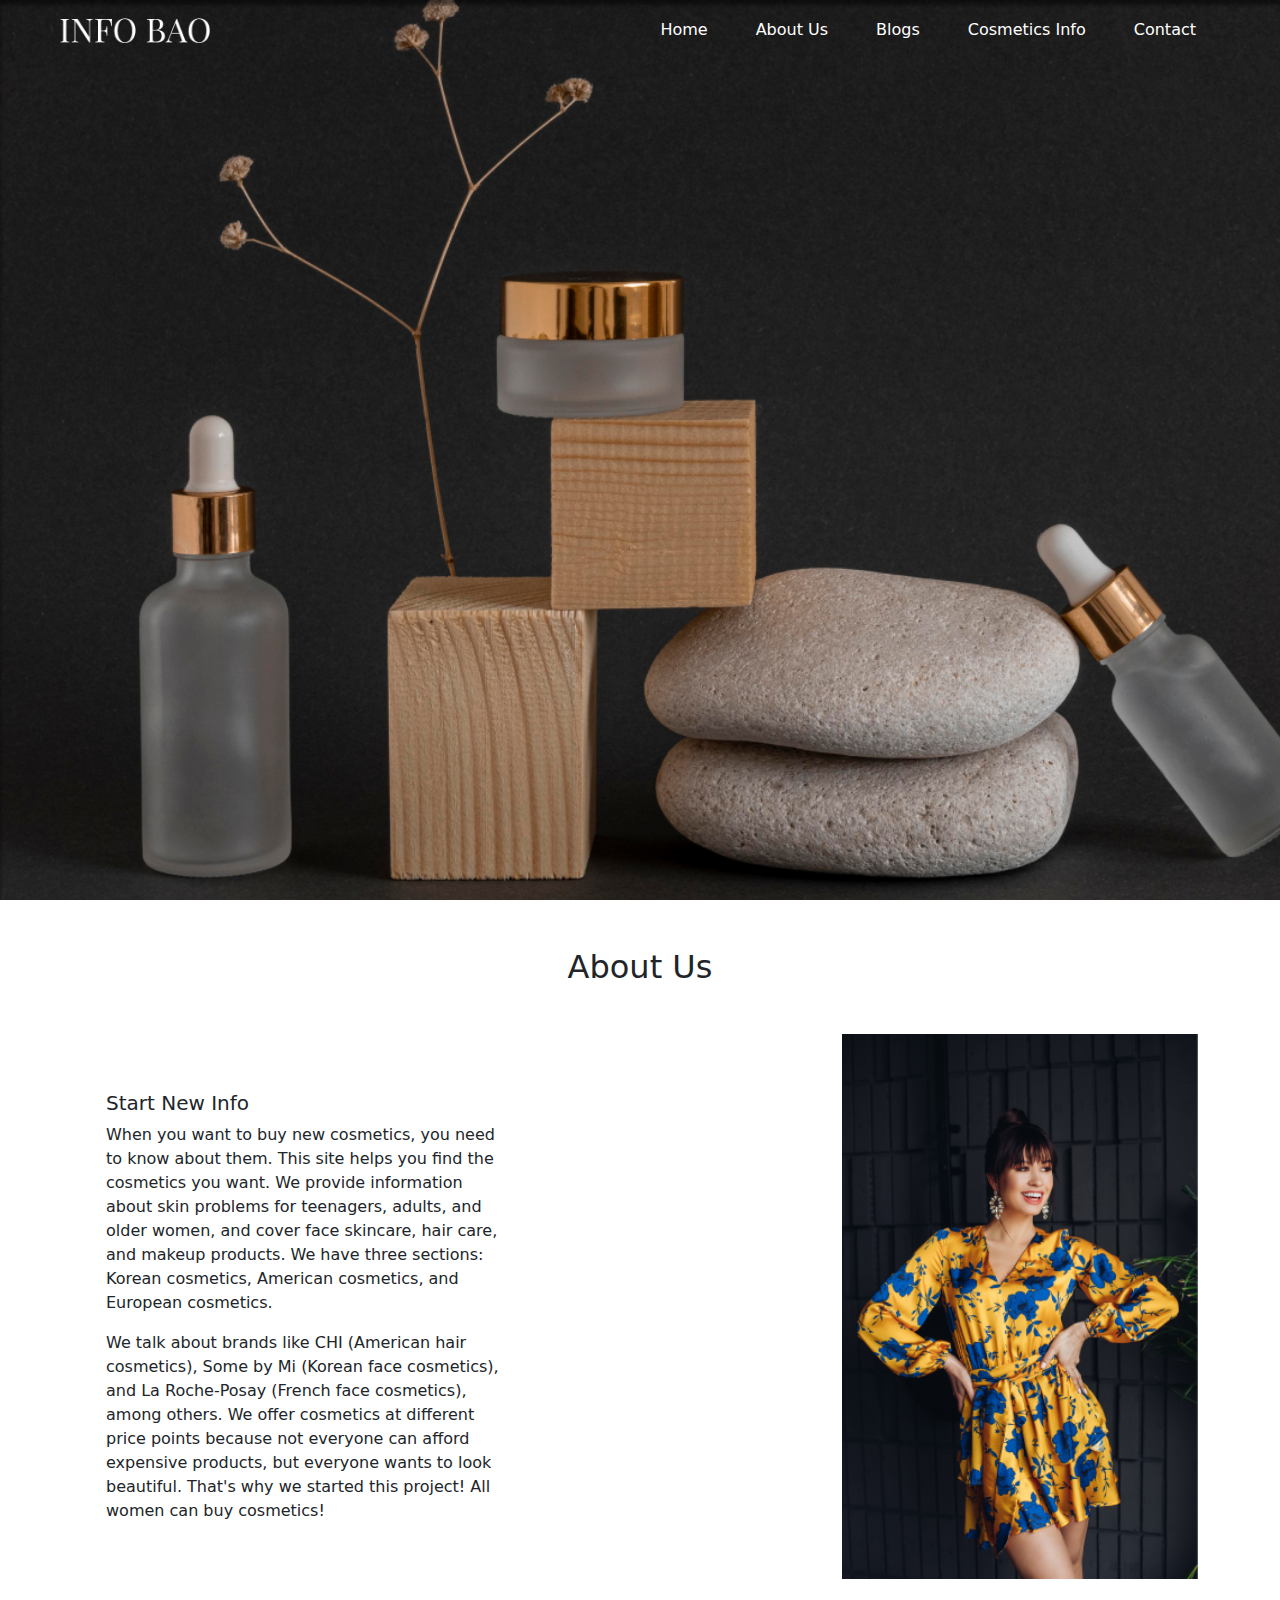
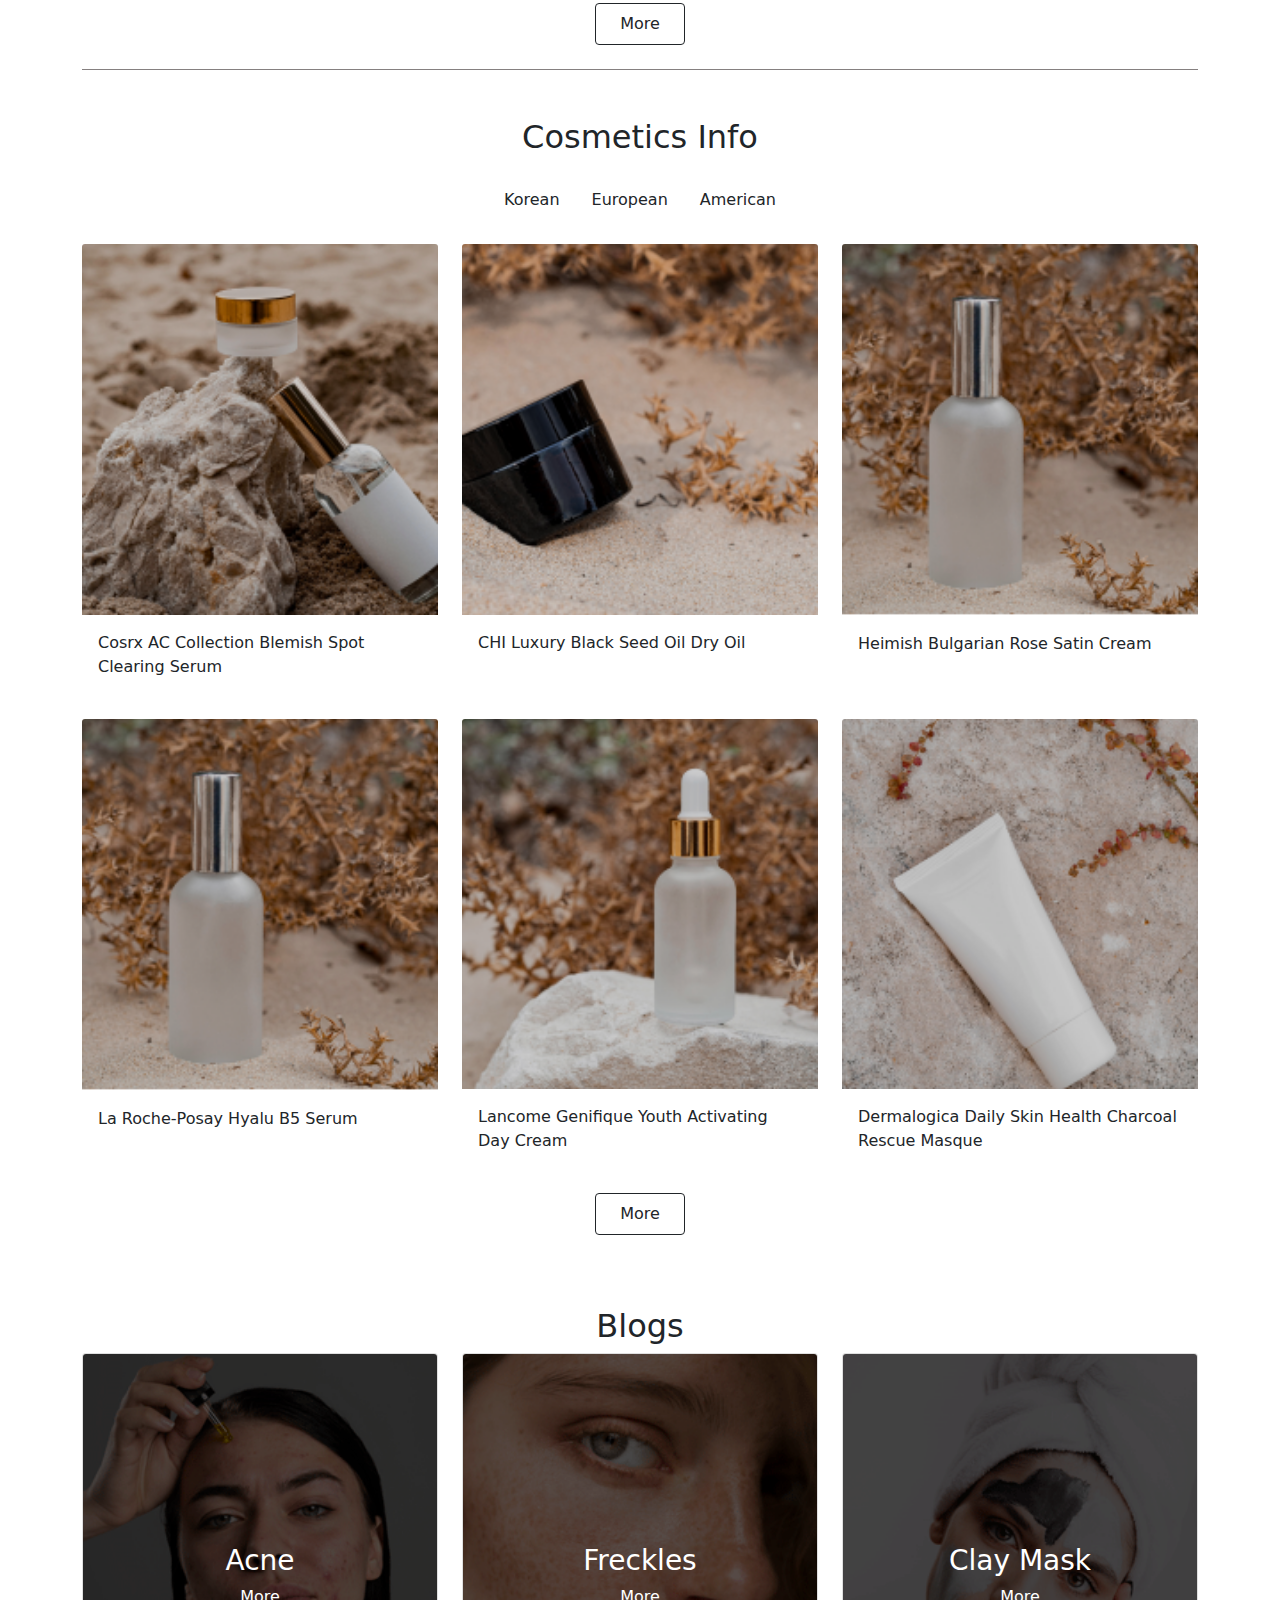
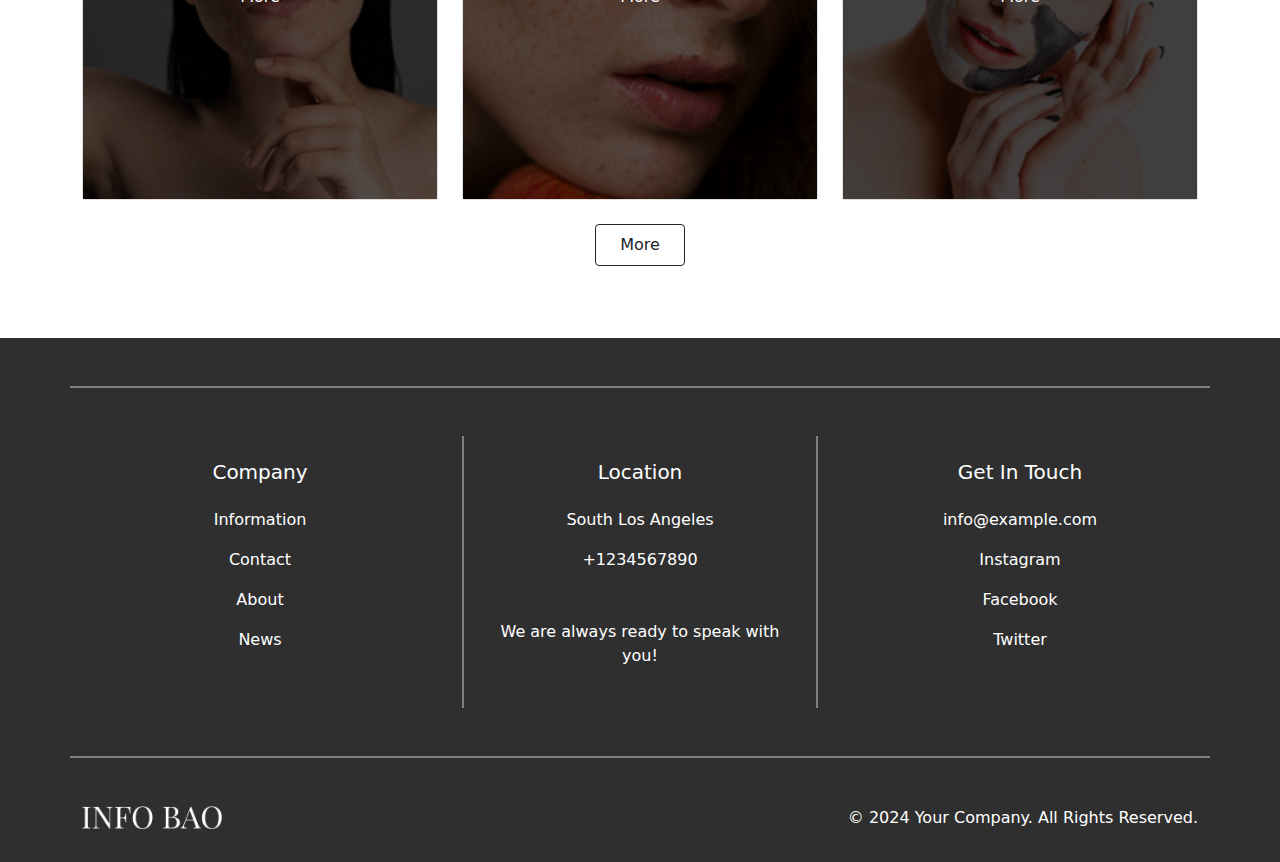
<file: index.html>
<!DOCTYPE html>
<html lang="en">

<head>
    <meta charset="UTF-8">
    <meta name="viewport" content="width=device-width, initial-scale=1.0">
    <link rel="stylesheet" href="./assets/plugins/bootstrap/css/bootstrap.css">
    <link rel="stylesheet" href="./assets/css/reset.css">
    <link rel="stylesheet" href="./assets/css/master.css">
    <link rel="stylesheet" href="./assets/css/header.css">
    <link rel="stylesheet" href="./assets/css/main-page.css">
    <link rel="stylesheet" href="./assets/css/footer.css">
    <title>rezarezaei-T10</title>
</head>

<body>
    <!-- Start Header -->
    <header class="header">
        <nav class="navbar navbar-expand-lg navbar-light px-5">
            <div class="container-fluid">
                <!-- Start Navbar Brand Logo -->
                <a class="navbar-logo" href="#"><img class="img-fluid" src="./public/images/logo/INFO BAO.png"
                        alt="logo"></a>
                <!-- End Navbar Brand Logo -->

                <!-- Start Navbar Toggler Button for Mobile View -->
                <button class="navbar-toggler" type="button" data-bs-toggle="offcanvas"
                    data-bs-target="#offcanvasNavbar" aria-controls="offcanvasNavbar" aria-expanded="false"
                    aria-label="Toggle navigation">
                    <span class="navbar-toggler-icon"></span>
                </button>
                <!-- End Navbar Toggler Button for Mobile View -->

                <!-- Start Navbar Links for Desktop View -->
                <div class="collapse navbar-collapse justify-content-end" id="navbarNav">
                    <ul class="navbar-nav">
                        <li class="nav-item px-3"><a class="nav-link" href="./index.html">Home</a></li>
                        <li class="nav-item px-3"><a class="nav-link" href="./about-us-page.html">About Us</a></li>
                        <li class="nav-item px-3"><a class="nav-link" href="./blog-page-1.html">Blogs</a></li>
                        <li class="nav-item px-3"><a class="nav-link" href="./cosmetics-page.html">Cosmetics Info</a>
                        </li>
                        <li class="nav-item px-3"><a class="nav-link" href="./contact-page.html">Contact</a></li>
                    </ul>
                </div>
                <!-- End Navbar Links for Desktop View -->

                <!-- Start Offcanvas for Mobile View -->
                <div class="offcanvas offcanvas-start" tabindex="-1" id="offcanvasNavbar"
                    aria-labelledby="offcanvasNavbarLabel">
                    <div class="offcanvas-header">
                        <div class="navbar-logo"><img class="img-fluid" src="./public/images/logo/INFO-BAO-black.png"
                                alt="logo"></div>
                        <button type="button" class="btn-close" data-bs-dismiss="offcanvas" aria-label="Close"></button>
                    </div>
                    <div class="offcanvas-body">
                        <ul class="navbar-nav">
                            <li class="nav-item mb-2"><a class="nav-link" href="./index.html">Home</a></li>
                            <li class="nav-item mb-2"><a class="nav-link" href="./about-us-page.html">About Us</a></li>
                            <li class="nav-item mb-2"><a class="nav-link" href="./blog-page-1.html">Blogs</a></li>
                            <li class="nav-item mb-2"><a class="nav-link" href="./cosmetics-page.html">Cosmetics
                                    Info</a></li>
                            <li class="nav-item mb-2"><a class="nav-link" href="./contact-page.html">Contact</a></li>
                        </ul>
                    </div>
                </div>
                <!-- End Offcanvas for Mobile View -->
            </div>
        </nav>
    </header>
    <!-- End Header -->

    <!-- Start Main Content -->
    <main>
        <div class="container">
            <!-- Start About Us Section -->
            <section class="main-about my-5 border-bottom border-grey">
                <h2 class="text-center my-5">About Us</h2>
                <div class="row flex-row-reverse align-items-center justify-content-center justify-content-sm-between">
                    <div class="col-lg-4 col-md-6 col-sm-12">
                        <!-- Start About Us Image -->
                        <div class="card-image text-center">
                            <img src="./public/images/main-page/about-home.png" class="img-fluid"
                                alt="Cosmetics Image" />
                        </div>
                        <!-- End About Us Image -->
                    </div>
                    <div class="col-lg-5 col-md-6 col-sm-12">
                        <!-- Start About Us Info -->
                        <div class="about-info border-0 my-4 px-4">
                            <h5 class="info-title">Start New Info</h5>
                            <p class="info-desc">
                                When you want to buy new cosmetics, you need to know about them. This site helps you
                                find the cosmetics you want. We provide information about skin problems for teenagers,
                                adults, and older women, and cover face skincare, hair care, and makeup products. We
                                have three sections: Korean cosmetics, American cosmetics, and European cosmetics.
                            </p>
                            <p class="info-desc">
                                We talk about brands like CHI (American hair cosmetics), Some by Mi (Korean face
                                cosmetics), and La Roche-Posay (French face cosmetics), among others. We offer cosmetics
                                at different price points because not everyone can afford expensive products, but
                                everyone wants to look beautiful. That's why we started this project! All women can buy
                                cosmetics!
                            </p>
                        </div>
                        <!-- End About Us Info -->
                    </div>
                </div>
                <!-- Start About Us Button -->
                <div class="main-about-btn text-center mt-4 pb-4">
                    <a href="#" class="btn btn-outline-dark px-4 py-2">More</a>
                </div>
                <!-- End About Us Button -->
            </section>
            <!-- End About Us Section -->

            <!-- Start Main Info Section -->
            <section class="main-info mt-5 text-center">
                <h2>Cosmetics Info</h2>
                <!-- Start Main Info Header -->
                <div class="main-info-header-option my-4">
                    <ul class="nav justify-content-center">
                        <li class="nav-item"><a href="#" class="nav-link text-dark">Korean</a></li>
                        <li class="nav-item"><a href="#" class="nav-link text-dark">European</a></li>
                        <li class="nav-item"><a href="#" class="nav-link text-dark">American</a></li>
                    </ul>
                </div>
                <!-- End Main Info Header -->

                <!-- Start Main Info Cards -->
                <div class="row g-4">
                    <!-- Start Main Info Card -->
                    <div class="col-lg-4 col-md-6 col-sm-12">
                        <div class="card border-0">
                            <img src="./public/images/main-page/Cream-Lancome.png" class="card-img-top"
                                alt="Cream Lancome" />
                            <div class="card-body">
                                <p class="card-text text-start">Cosrx AC Collection Blemish Spot Clearing Serum</p>
                            </div>
                        </div>
                    </div>
                    <!-- End Main Info Card -->

                    <!-- Start Main Info Card -->
                    <div class="col-lg-4 col-md-6 col-sm-12">
                        <div class="card border-0">
                            <img src="./public/images/main-page/cream.png" class="card-img-top"
                                alt="CHI Luxury Black Seed Oil Dry Oil" />
                            <div class="card-body">
                                <p class="card-text text-start">CHI Luxury Black Seed Oil Dry Oil</p>
                            </div>
                        </div>
                    </div>
                    <!-- End Main Info Card -->

                    <!-- Start Main Info Card -->
                    <div class="col-lg-4 col-md-6 col-sm-12">
                        <div class="card border-0">
                            <img src="./public/images/main-page/Emulsion.png" class="card-img-top"
                                alt="Heimish Bulgarian Rose Satin Cream" />
                            <div class="card-body">
                                <p class="card-text text-start">Heimish Bulgarian Rose Satin Cream</p>
                            </div>
                        </div>
                    </div>
                    <!-- End Main Info Card -->

                    <!-- Start Main Info Card -->
                    <div class="col-lg-4 col-md-6 col-sm-12">
                        <div class="card border-0">
                            <img src="./public/images/main-page/Emulsion.png" class="card-img-top"
                                alt="La Roche-Posay Hyalu B5 Serum" />
                            <div class="card-body">
                                <p class="card-text text-start">La Roche-Posay Hyalu B5 Serum</p>
                            </div>
                        </div>
                    </div>
                    <!-- End Main Info Card -->

                    <!-- Start Main Info Card -->
                    <div class="col-lg-4 col-md-6 col-sm-12">
                        <div class="card border-0">
                            <img src="./public/images/main-page/Serum-La Roche.png" class="card-img-top"
                                alt="Lancome Genifique Youth Activating Day Cream" />
                            <div class="card-body">
                                <p class="card-text text-start">Lancome Genifique Youth Activating Day Cream</p>
                            </div>
                        </div>
                    </div>
                    <!-- End Main Info Card -->

                    <!-- Start Main Info Card -->
                    <div class="col-lg-4 col-md-6 col-sm-12">
                        <div class="card border-0">
                            <img src="./public/images/main-page/Mask.png" class="card-img-top"
                                alt="Dermalogica Daily Skin Health Charcoal Rescue Masque" />
                            <div class="card-body">
                                <p class="card-text text-start">Dermalogica Daily Skin Health Charcoal Rescue Masque</p>
                            </div>
                        </div>
                    </div>
                    <!-- End Main Info Card -->
                </div>
                <!-- End Main Info Cards -->

                <!-- Start Main Info Button -->
                <div class="text-center mt-4 pb-4">
                    <a href="#" class="btn btn-outline-dark px-4 py-2">More</a>
                </div>
                <!-- End Main Info Button -->
            </section>
            <!-- End Main Info Section -->

            <!-- Start Blogs Section -->
            <section class="main-blog mt-5">
                <h2 class="text-center">Blogs</h2>
                <div class="row g-4 justify-content-center">
                    <!-- Start Blog Card -->
                    <div class="col-lg-4 col-md-6 col-sm-12">
                        <div class="card">
                            <img src="./public/images/main-page/1-new 1.png" class="card-img-top" alt="Acne" />
                            <div class="card-img-overlay d-flex align-items-center justify-content-center">
                                <div class="text-center">
                                    <h3 class="text-white">Acne</h3>
                                    <a href="#" class="text-white">More</a>
                                </div>
                            </div>
                        </div>
                    </div>
                    <!-- End Blog Card -->

                    <!-- Start Blog Card -->
                    <div class="col-lg-4 col-md-6 col-sm-12">
                        <div class="card">
                            <img src="./public/images/main-page/2-new 1.png" class="card-img-top" alt="Freckles" />
                            <div class="card-img-overlay d-flex align-items-center justify-content-center">
                                <div class="text-center">
                                    <h3 class="text-white">Freckles</h3>
                                    <a href="#" class="text-white">More</a>
                                </div>
                            </div>
                        </div>
                    </div>
                    <!-- End Blog Card -->

                    <!-- Start Blog Card -->
                    <div class="col-lg-4 col-md-6 col-sm-12">
                        <div class="card">
                            <img src="./public/images/main-page/3-box-new 1.png" class="card-img-top" alt="Clay Mask" />
                            <div class="card-img-overlay d-flex align-items-center justify-content-center">
                                <div class="text-center">
                                    <h3 class="text-white">Clay Mask</h3>
                                    <a href="#" class="text-white">More</a>
                                </div>
                            </div>
                        </div>
                    </div>
                    <!-- End Blog Card -->
                </div>
                <!-- Start Blog Button -->
                <div class="text-center mt-4 pb-4">
                    <a href="#" class="btn btn-outline-dark px-4 py-2">More</a>
                </div>
                <!-- End Blog Button -->
            </section>
            <!-- End Blogs Section -->
        </div>
    </main>
    <!-- End Main Content -->

    <!-- Start Footer -->
    <footer class="footer d-flex align-items-center pb-3 pt-5 mt-5">
        <div class="container">
            <div class="row footer-row text-center mb-5 py-5">
                <!-- Start Footer Link -->
                <div class="col-md-4">
                    <div class="footer-section link p-4 d-none d-md-block">
                        <h5 class="section-title mb-4">Company</h5>
                        <ul class="footer-link list-unstyled">
                            <li class="link-item mb-3"><a href="#">Information</a></li>
                            <li class="link-item mb-3"><a href="#">Contact</a></li>
                            <li class="link-item mb-3"><a href="#">About</a></li>
                            <li class="link-item mb-3"><a href="#">News</a></li>
                        </ul>
                    </div>
                </div>
                <!-- End Footer Link -->

                <!-- Start Footer Location -->
                <div class="col-md-4">
                    <div class="footer-section location p-4 d-none d-md-block">
                        <h5 class="section-title mb-4">Location</h5>
                        <ul class="contact-info list-unstyled">
                            <li class="info-item mb-3"><a href="#">South Los Angeles</a></li>
                            <li class="info-item mb-5"><a href="#">+1234567890</a></li>
                        </ul>
                        <p>We are always ready to speak with you!</p>
                    </div>
                </div>
                <!-- End Footer Location -->

                <!-- Start Footer Social -->
                <div class="col-md-4">
                    <div class="footer-section social p-0 p-md-4">
                        <h5 class="section-title mb-4">Get In Touch</h5>
                        <ul class="footer-social list-unstyled">
                            <li class="social-item mb-3"><a href="mailto:info@example.com">info@example.com</a></li>
                            <li class="social-item mb-3"><a href="#">Instagram</a></li>
                            <li class="social-item mb-3"><a href="#">Facebook</a></li>
                            <li class="social-item mb-3"><a href="#">Twitter</a></li>
                        </ul>
                    </div>
                </div>
                <!-- End Footer Social -->
            </div>

            <!-- Start Footer Bottom -->
            <div class="row footer-bottom d-flex justify-content-between">
                <div class="col-12 col-md-6">
                    <div class="footer-logo d-none d-md-block">
                        <a href="./index.html">
                            <img class="img-fluid" src="./public/images/logo/INFO BAO.png" alt="Logo">
                        </a>
                    </div>
                </div>
                <div class="col-12 col-md-6">
                    <div class="text-center text-md-end">
                        <p>&copy; 2024 Your Company. All Rights Reserved.</p>
                    </div>
                </div>
            </div>
            <!-- End Footer Bottom -->
        </div>
    </footer>
    <!-- End Footer -->

    <!-- Start Bootstrap JavaScript Bundle -->
    <script src="./assets/plugins/bootstrap/js/bootstrap.bundle.js"></script>
    <!-- End Bootstrap JavaScript Bundle -->
</body>



</html>
</file>
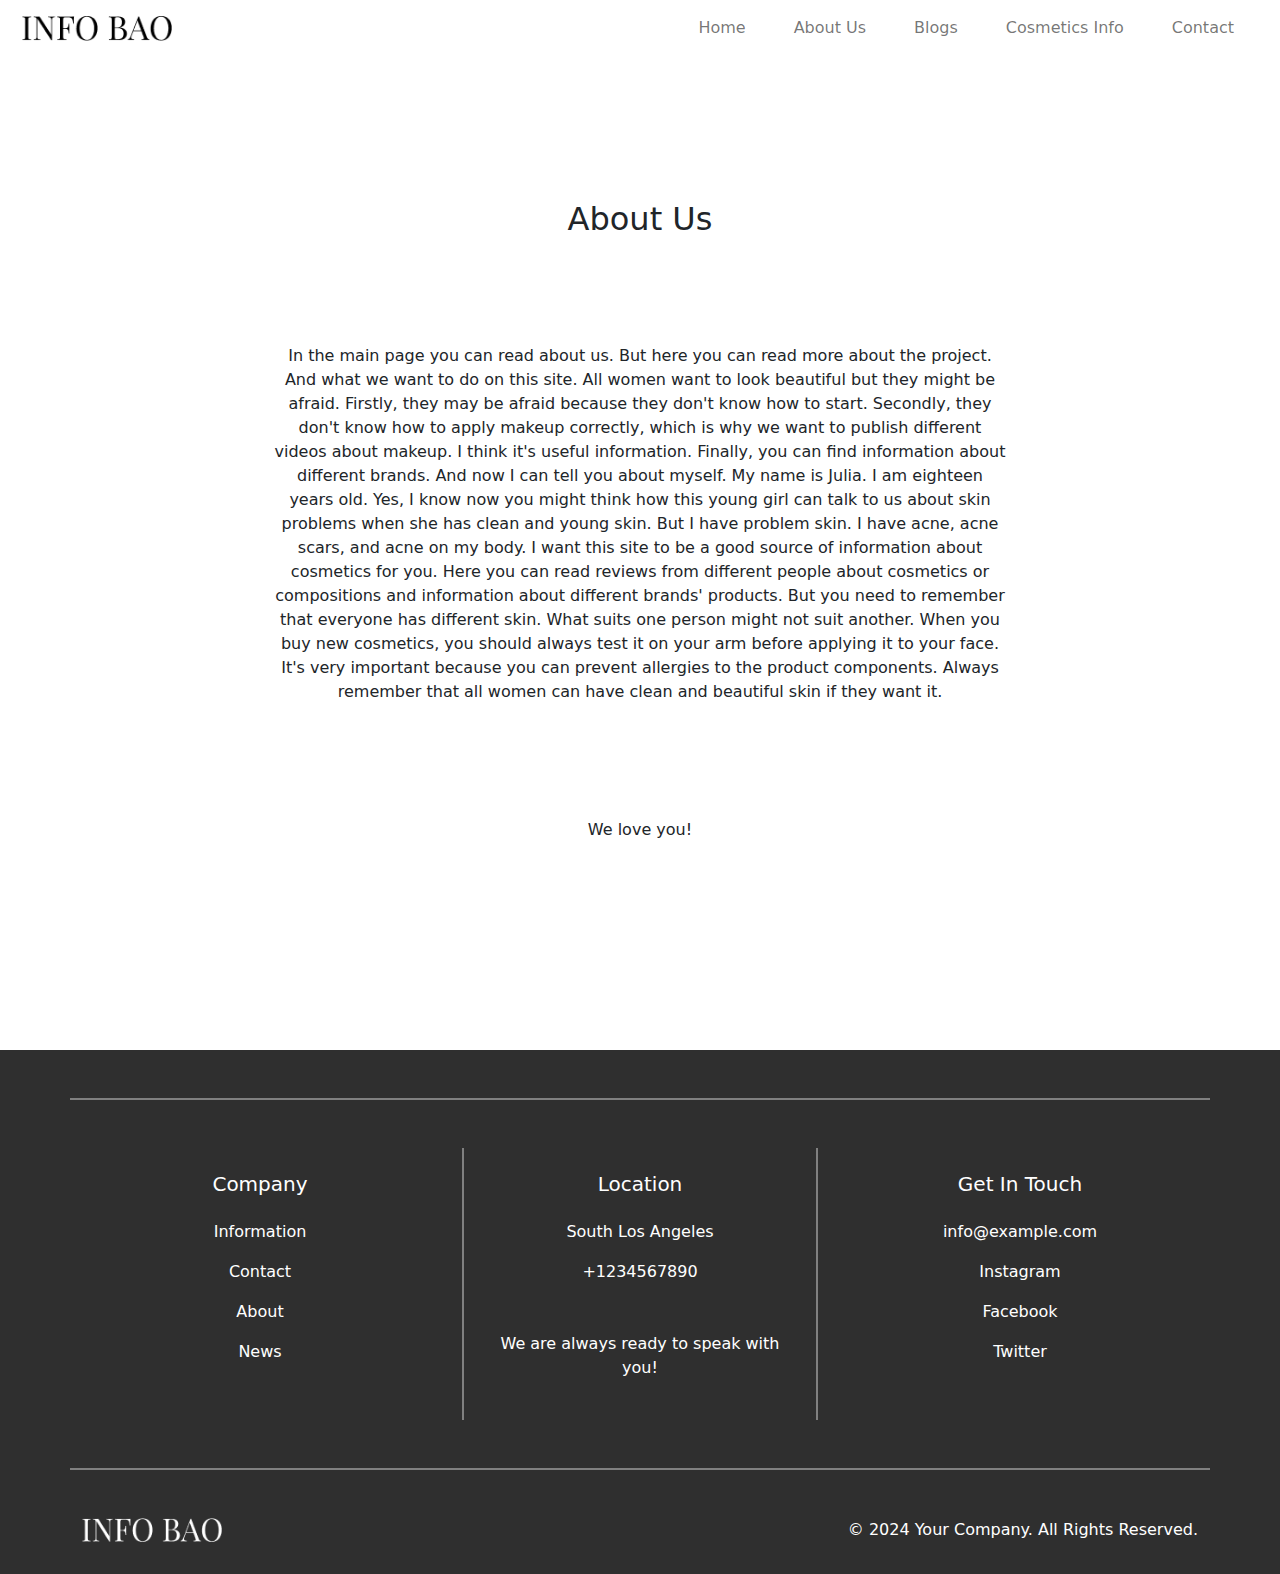
<file: about-us-page.html>
<!DOCTYPE html>
<html lang="en">

<head>
    <meta charset="UTF-8">
    <meta name="viewport" content="width=device-width, initial-scale=1.0">
    <title>About Us Page</title>
    <link rel="stylesheet" href="./assets/plugins/bootstrap/css/bootstrap.css">
    <link rel="stylesheet" href="./assets/css/reset.css">
    <link rel="stylesheet" href="./assets/css/master.css">
    <link rel="stylesheet" href="./assets/css/header.css">
    <link rel="stylesheet" href="./assets/css/about-us-page.css">
    <link rel="stylesheet" href="./assets/css/footer.css">
</head>

<!DOCTYPE html>
<html lang="en">

<head>
    <meta charset="UTF-8">
    <meta name="viewport" content="width=device-width, initial-scale=1.0">
    <title>About Us - INFO BAO</title>
    <link rel="stylesheet" href="./assets/plugins/bootstrap/css/bootstrap.min.css">
</head>

<body>
    <!-- Start of the main container that handles layout -->
    <div class="d-flex flex-column justify-content-between h-100">

        <!-- Start Header -->
        <header class="header mb-5">
            <nav class="navbar navbar-expand-lg navbar-light">
                <div class="container-fluid">

                    <!-- Start Navbar Brand Logo -->
                    <a class="navbar-logo" href="./index.html">
                        <img class="img-fluid" src="./public/images/logo/INFO-BAO-black.png" alt="logo">
                    </a>
                    <!-- End Navbar Brand Logo -->

                    <!-- Start Navbar Toggler for Mobile View -->
                    <button class="navbar-toggler" type="button" data-bs-toggle="offcanvas"
                        data-bs-target="#offcanvasNavbar" aria-controls="offcanvasNavbar" aria-expanded="false"
                        aria-label="Toggle navigation">
                        <span class="navbar-toggler-icon"></span>
                    </button>
                    <!-- End Navbar Toggler for Mobile View -->

                    <!-- Start Navbar Links for Desktop View -->
                    <div class="collapse navbar-collapse justify-content-end" id="navbarNav">
                        <ul class="navbar-nav">
                            <li class="nav-item px-3"><a class="nav-link" href="./index.html">Home</a></li>
                            <li class="nav-item px-3"><a class="nav-link" href="./about-us-page.html">About Us</a></li>
                            <li class="nav-item px-3"><a class="nav-link" href="./blog-page-1.html">Blogs</a></li>
                            <li class="nav-item px-3"><a class="nav-link" href="./cosmetics-page.html">Cosmetics
                                    Info</a></li>
                            <li class="nav-item px-3"><a class="nav-link" href="./contact-page.html">Contact</a></li>
                        </ul>
                    </div>
                    <!-- End Navbar Links for Desktop View -->

                    <!-- Start Offcanvas for Mobile View -->
                    <div class="offcanvas offcanvas-start" tabindex="-1" id="offcanvasNavbar"
                        aria-labelledby="offcanvasNavbarLabel">
                        <div class="offcanvas-header">
                            <!-- Start Offcanvas Brand Logo -->
                            <div class="navbar-logo">
                                <img class="img-fluid" src="./public/images/logo/INFO-BAO-black.png" alt="logo">
                            </div>
                            <!-- End Offcanvas Brand Logo -->
                            <button type="button" class="btn-close" data-bs-dismiss="offcanvas"
                                aria-label="Close"></button>
                        </div>
                        <div class="offcanvas-body">
                            <ul class="navbar-nav">
                                <li class="nav-item mb-2"><a class="nav-link" href="./index.html">Home</a></li>
                                <li class="nav-item mb-2"><a class="nav-link" href="./about-us-page.html">About Us</a>
                                </li>
                                <li class="nav-item mb-2"><a class="nav-link" href="./blog-page-1.html">Blogs</a></li>
                                <li class="nav-item mb-2"><a class="nav-link" href="./cosmetics-page.html">Cosmetics
                                        Info</a></li>
                                <li class="nav-item mb-2"><a class="nav-link" href="./contact-page.html">Contact</a>
                                </li>
                            </ul>
                        </div>
                    </div>
                    <!-- End Offcanvas for Mobile View -->

                </div>
            </nav>
        </header>
        <!-- End Header -->

        <!-- Start Main Content -->
        <main class="container main my-5">
            <div class="row d-flex justify-content-center">
                <div class="col-12 col-lg-9">
                    <!-- Start About Us Section -->
                    <section class="about-us text-center p-5">

                        <!-- Start About Us Title -->
                        <div class="about-us-title mb-3 mb-md-5">
                            <h2>About Us</h2>
                        </div>
                        <!-- End About Us Title -->

                        <!-- Start About Us Description -->
                        <div class="about-us-desc mb-3 mb-md-5">
                            <p>In the main page you can read about us. But here you can read more about the project. And
                                what we want to do on this site. All women want to look beautiful but they might be
                                afraid. Firstly, they may be afraid because they don't know how to start. Secondly, they
                                don't know how to apply makeup correctly, which is why we want to publish different
                                videos about makeup. I think it's useful information. Finally, you can find information
                                about different brands. And now I can tell you about myself. My name is Julia. I am
                                eighteen years old. Yes, I know now you might think how this young girl can talk to us
                                about skin problems when she has clean and young skin. But I have problem skin. I have
                                acne, acne scars, and acne on my body. I want this site to be a good source of
                                information about cosmetics for you. Here you can read reviews from different people
                                about cosmetics or compositions and information about different brands' products. But
                                you need to remember that everyone has different skin. What suits one person might not
                                suit another. When you buy new cosmetics, you should always test it on your arm before
                                applying it to your face. It's very important because you can prevent allergies to the
                                product components. Always remember that all women can have clean and beautiful skin if
                                they want it.</p>
                        </div>
                        <!-- End About Us Description -->

                        <!-- Start About Us Mini Text -->
                        <div class="about-us-minitext mb-3 mb-md-5">
                            <p>We love you!</p>
                        </div>
                        <!-- End About Us Mini Text -->

                    </section>
                    <!-- End About Us Section -->
                </div>
            </div>
        </main>
        <!-- End Main Content -->

        <!-- Start Footer -->
        <footer class="footer d-flex align-items-center pb-3 pt-5 mt-5">
            <div class="container">

                <!-- Start Footer Row -->
                <div class="row footer-row text-center mb-5 py-5">

                    <!-- Start Footer Section: Company -->
                    <div class="col-md-4">
                        <div class="footer-section link p-4 d-none d-md-block">
                            <h5 class="section-title mb-4">Company</h5>
                            <ul class="footer-link list-unstyled">
                                <li class="link-item mb-3"><a href="#">Information</a></li>
                                <li class="link-item mb-3"><a href="#">Contact</a></li>
                                <li class="link-item mb-3"><a href="#">About</a></li>
                                <li class="link-item mb-3"><a href="#">News</a></li>
                            </ul>
                        </div>
                    </div>
                    <!-- End Footer Section: Company -->

                    <!-- Start Footer Section: Location -->
                    <div class="col-md-4">
                        <div class="footer-section location p-4 d-none d-md-block">
                            <h5 class="section-title mb-4">Location</h5>
                            <ul class="contact-info list-unstyled">
                                <li class="info-item mb-3"><a href="#">South Los Angeles</a></li>
                                <li class="info-item mb-5"><a href="#">+1234567890</a></li>
                            </ul>
                            <p>We are always ready to speak with you!</p>
                        </div>
                    </div>
                    <!-- End Footer Section: Location -->

                    <!-- Start Footer Section: Get In Touch -->
                    <div class="col-md-4">
                        <div class="footer-section social p-0 p-md-4">
                            <h5 class="section-title mb-4">Get In Touch</h5>
                            <ul class="footer-social list-unstyled">
                                <li class="social-item mb-3"><a href="mailto:info@example.com">info@example.com</a></li>
                                <li class="social-item mb-3"><a href="#">Instagram</a></li>
                                <li class="social-item mb-3"><a href="#">Facebook</a></li>
                                <li class="social-item mb-3"><a href="#">Twitter</a></li>
                            </ul>
                        </div>
                    </div>
                    <!-- End Footer Section: Get In Touch -->

                </div>
                <!-- End Footer Row -->

                <!-- Start Footer Bottom -->
                <div class="row footer-bottom d-flex justify-content-between">
                    <div class="col-12 col-md-6">
                        <div class="footer-logo d-none d-md-block">
                            <a href="./index.html">
                                <img class="img-fluid" src="./public/images/logo/INFO BAO.png" alt="Logo">
                            </a>
                        </div>
                    </div>
                    <div class="col-12 col-md-6">
                        <div class="text-center text-md-end">
                            <p>&copy; 2024 Your Company. All Rights Reserved.</p>
                        </div>
                    </div>
                </div>
                <!-- End Footer Bottom -->

            </div>
        </footer>
        <!-- End Footer -->

    </div>
    <!-- End of the main container -->

    <!-- Start Bootstrap JavaScript Bundle -->
    <script src="./assets/plugins/bootstrap/js/bootstrap.bundle.js"></script>
    <!-- End Bootstrap JavaScript Bundle -->

</body>


</html>


</html>
</file>
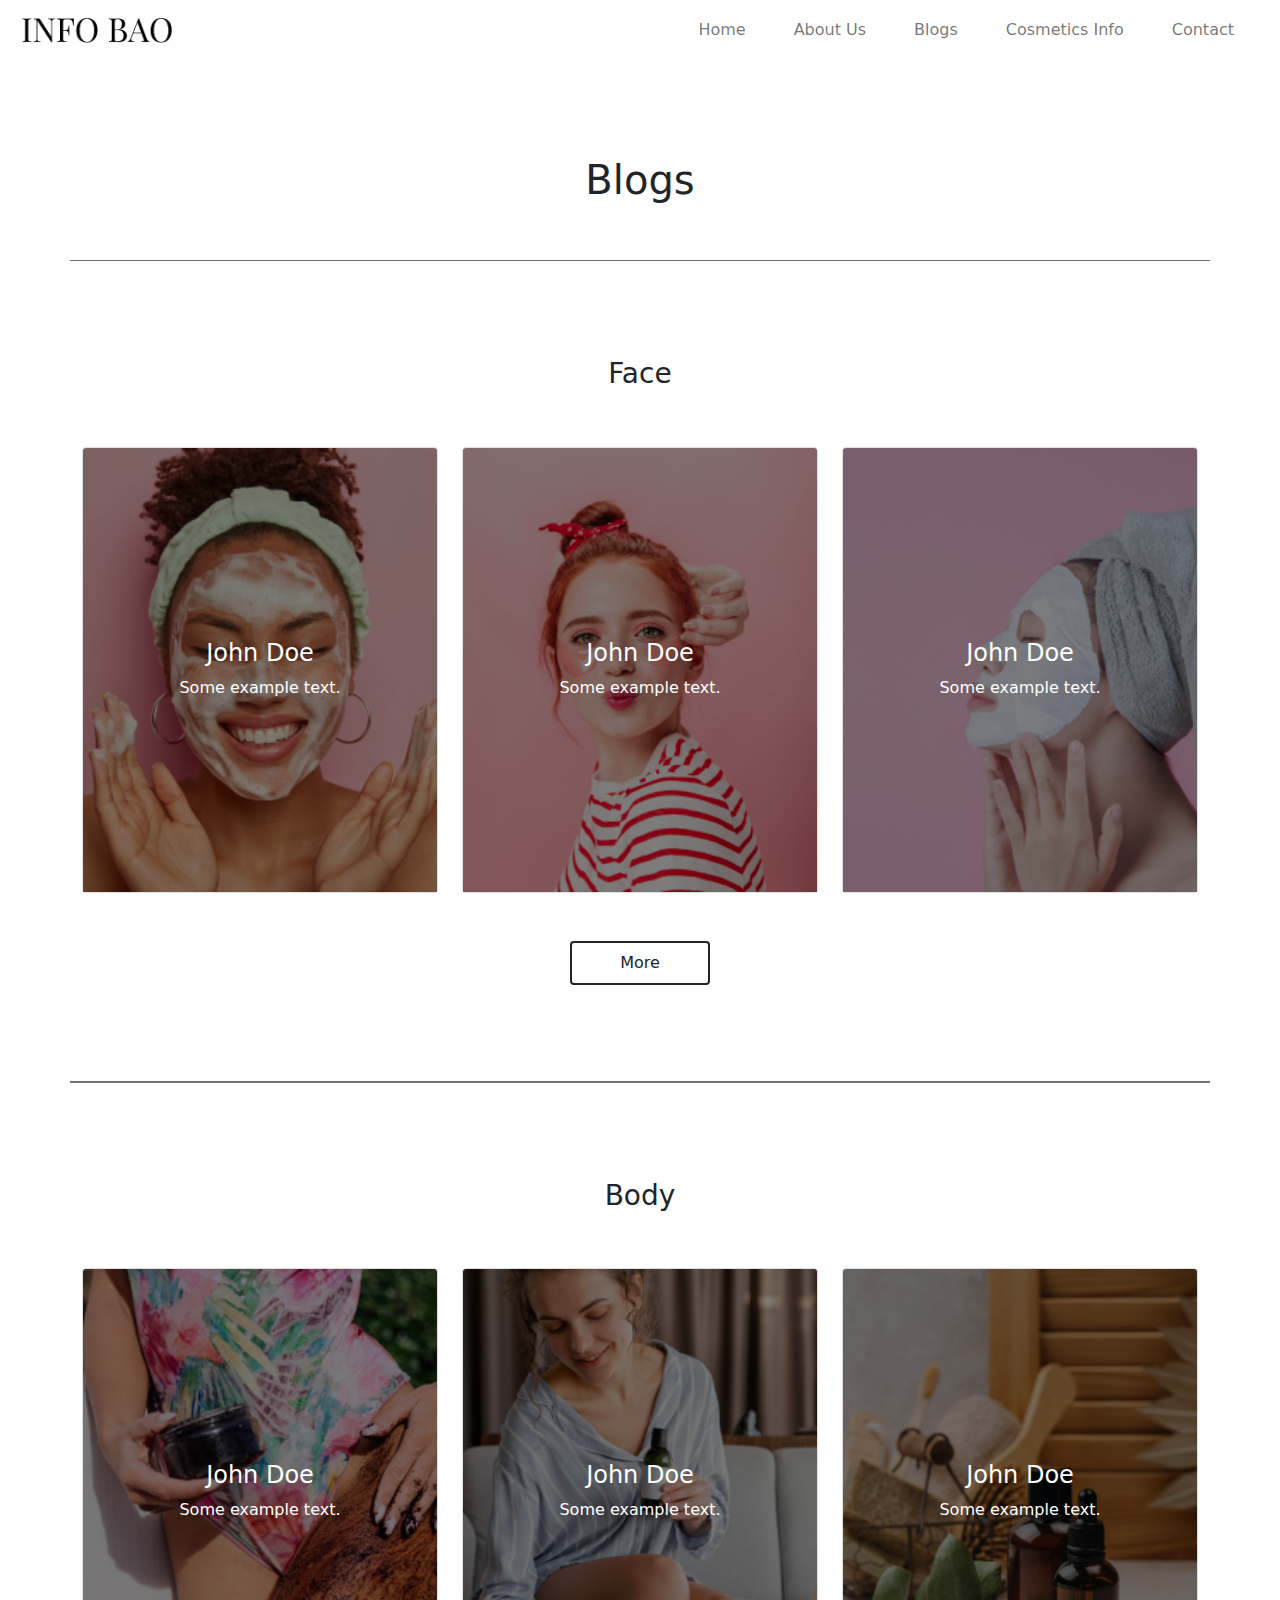
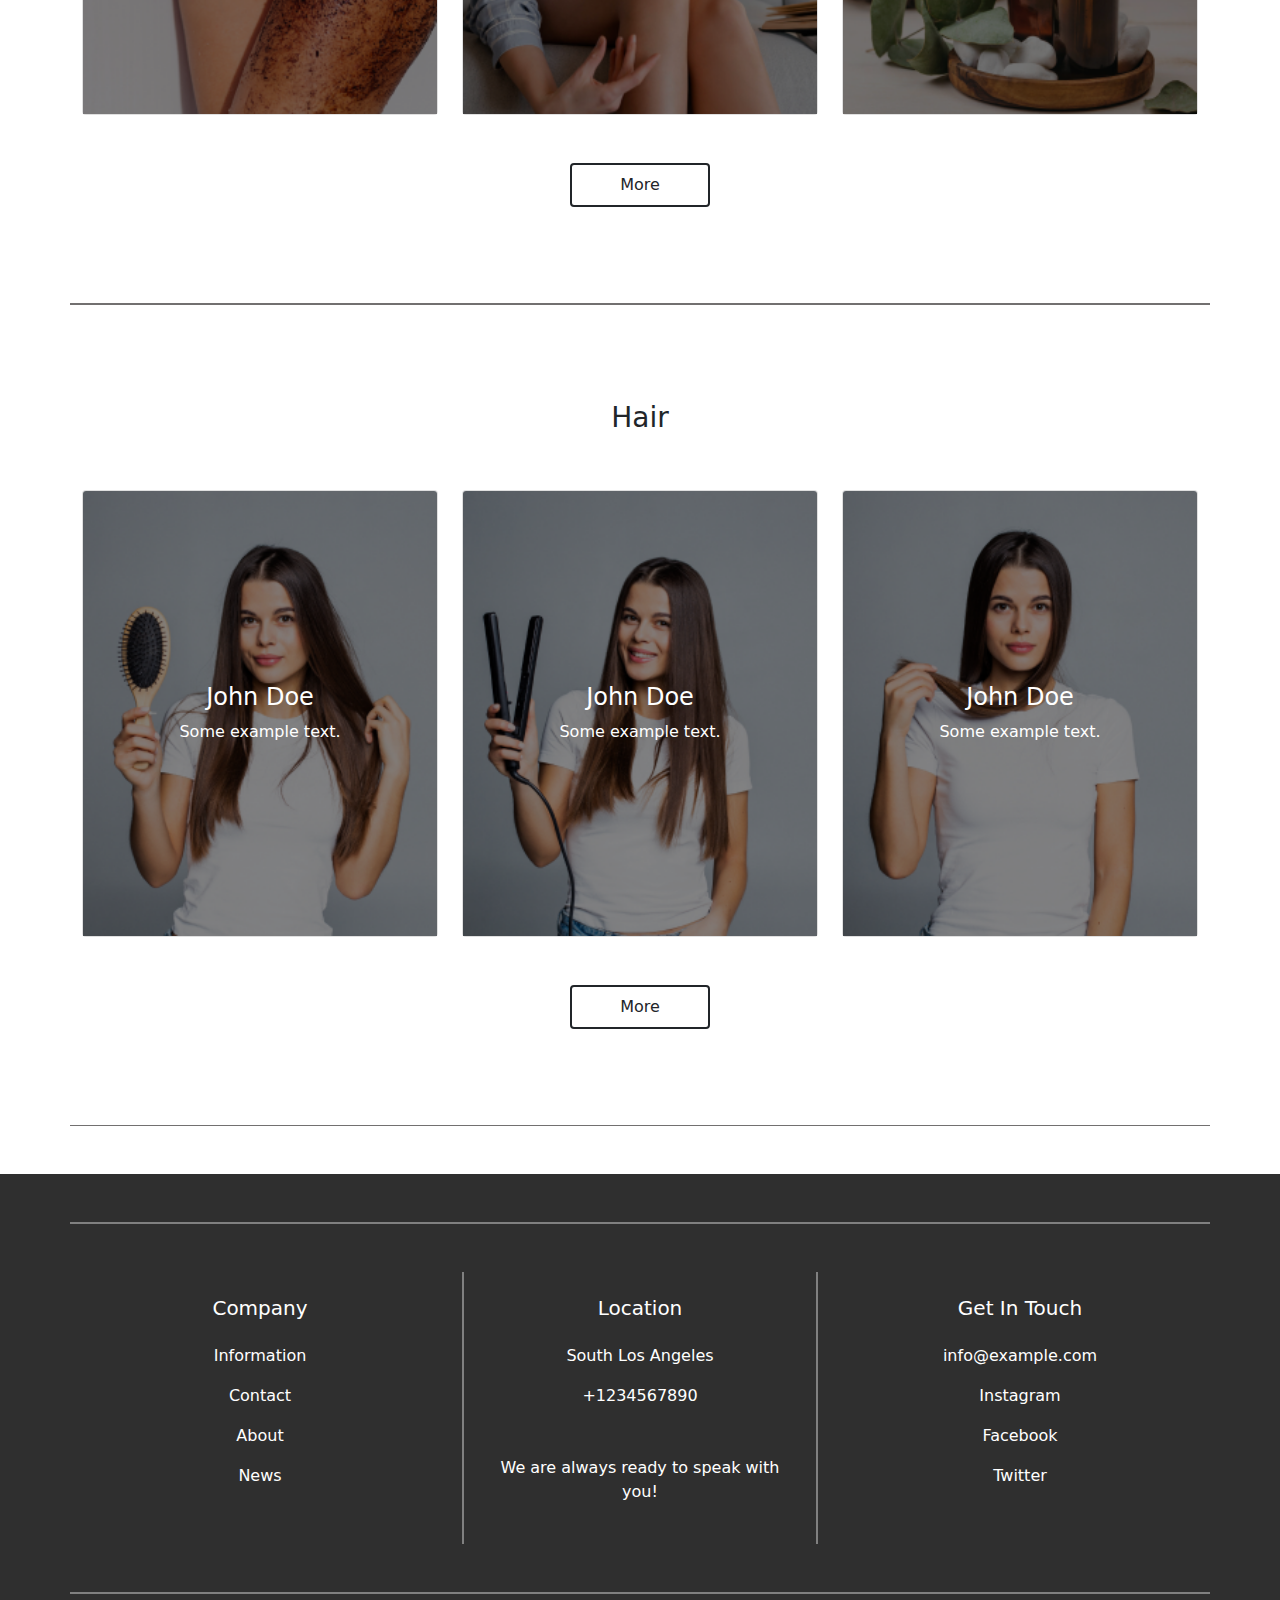
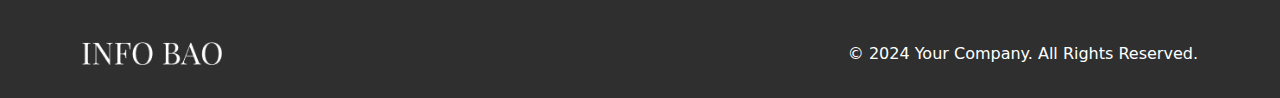
<file: blog-page-1.html>
<!DOCTYPE html>
<html lang="en">

<head>
    <meta charset="UTF-8">
    <meta name="viewport" content="width=device-width, initial-scale=1.0">
    <title>Blog Page</title>
    <link rel="stylesheet" href="./assets/plugins/bootstrap/css/bootstrap.css">
    <link rel="stylesheet" href="./assets/css/reset.css">
    <link rel="stylesheet" href="./assets/css/master.css">
    <link rel="stylesheet" href="./assets/css/header.css">
    <link rel="stylesheet" href="./assets/css/blog-page-1.css">
    <link rel="stylesheet" href="./assets/css/footer.css">
</head>

<body>
    <!-- Start: Main Container -->
    <div class="d-flex flex-column justify-content-between h-100">
        
        <!-- Start: Header -->
        <header class="header mb-5">
            <!-- Start: Navigation Bar -->
            <nav class="navbar navbar-expand-lg navbar-light">
                <div class="container-fluid">
                    <!-- Start: Logo -->
                    <a class="navbar-logo" href="./index.html">
                        <img class="img-fluid" src="./public/images/logo/INFO-BAO-black.png" alt="logo">
                    </a>
                    <!-- End: Logo -->

                    <!-- Start: Toggler Button for Mobile View -->
                    <button class="navbar-toggler" type="button" data-bs-toggle="offcanvas" data-bs-target="#offcanvasNavbar" aria-controls="offcanvasNavbar" aria-expanded="false" aria-label="Toggle navigation">
                        <span class="navbar-toggler-icon"></span>
                    </button>
                    <!-- End: Toggler Button for Mobile View -->

                    <!-- Start: Desktop Navigation Menu -->
                    <div class="collapse navbar-collapse justify-content-end" id="navbarNav">
                        <ul class="navbar-nav">
                            <li class="nav-item px-3"><a class="nav-link" href="./index.html">Home</a></li>
                            <li class="nav-item px-3"><a class="nav-link" href="./about-us-page.html">About Us</a></li>
                            <li class="nav-item px-3"><a class="nav-link" href="./blog-page-1.html">Blogs</a></li>
                            <li class="nav-item px-3"><a class="nav-link" href="./cosmetics-page.html">Cosmetics Info</a></li>
                            <li class="nav-item px-3"><a class="nav-link" href="./contact-page.html">Contact</a></li>
                        </ul>
                    </div>
                    <!-- End: Desktop Navigation Menu -->

                    <!-- Start: Offcanvas Menu for Mobile View -->
                    <div class="offcanvas offcanvas-start" tabindex="-1" id="offcanvasNavbar" aria-labelledby="offcanvasNavbarLabel">
                        <div class="offcanvas-header">
                            <!-- Start: Logo in Offcanvas Menu -->
                            <div class="navbar-logo">
                                <img class="img-fluid" src="./public/images/logo/INFO-BAO-black.png" alt="logo">
                            </div>
                            <!-- End: Logo in Offcanvas Menu -->
                            <button type="button" class="btn-close" data-bs-dismiss="offcanvas" aria-label="Close"></button>
                        </div>
                        <div class="offcanvas-body">
                            <ul class="navbar-nav">
                                <li class="nav-item mb-2"><a class="nav-link" href="./index.html">Home</a></li>
                                <li class="nav-item mb-2"><a class="nav-link" href="./about-us-page.html">About Us</a></li>
                                <li class="nav-item mb-2"><a class="nav-link" href="./blog-page-1.html">Blogs</a></li>
                                <li class="nav-item mb-2"><a class="nav-link" href="./cosmetics-page.html">Cosmetics Info</a></li>
                                <li class="nav-item mb-2"><a class="nav-link" href="./contact-page.html">Contact</a></li>
                            </ul>
                        </div>
                    </div>
                    <!-- End: Offcanvas Menu for Mobile View -->
                </div>
            </nav>
            <!-- End: Navigation Bar -->
        </header>
        <!-- End: Header -->

        <!-- Start: Main Content -->
        <main class="container blogs">
            <!-- Start: Blogs Title -->
            <h1 class="blogs-title text-center py-5">Blogs</h1>
            <!-- End: Blogs Title -->

            <!-- Start: Face Blog Section -->
            <section class="row blog-section py-5">
                <!-- Start: Face Blog Title -->
                <h3 class="blog-face-title text-center py-5">Face</h3>
                <!-- End: Face Blog Title -->

                <!-- Start: Face Blog Item 1 -->
                <div class="col-12 col-md-4">
                    <div class="card text-white">
                        <img class="card-img-top" src="./public/images/blog-page-1/Cleanser 1.png" alt="Cleanser">
                        <div class="card-img-overlay d-flex flex-column align-items-center justify-content-center">
                            <h4 class="card-title">John Doe</h4>
                            <p class="card-text">Some example text.</p>
                        </div>
                    </div>
                </div>
                <!-- End: Face Blog Item 1 -->

                <!-- Start: Face Blog Item 2 -->
                <div class="col-12 col-md-4">
                    <div class="card text-white">
                        <img class="card-img-top" src="./public/images/blog-page-1/eye1-patches 1.png" alt="eye patches">
                        <div class="card-img-overlay d-flex flex-column align-items-center justify-content-center">
                            <h4 class="card-title">John Doe</h4>
                            <p class="card-text">Some example text.</p>
                        </div>
                    </div>
                </div>
                <!-- End: Face Blog Item 2 -->

                <!-- Start: Face Blog Item 3 -->
                <div class="col-12 col-md-4">
                    <div class="card text-white">
                        <img class="card-img-top" src="./public/images/blog-page-1/mask 1.png" alt="mask">
                        <div class="card-img-overlay d-flex flex-column align-items-center justify-content-center">
                            <h4 class="card-title">John Doe</h4>
                            <p class="card-text">Some example text.</p>
                        </div>
                    </div>
                </div>
                <!-- End: Face Blog Item 3 -->

                <!-- Start: More Button for Face Blog Section -->
                <div class="card-btn text-center my-5">
                    <a class="btn border-2 border-dark px-5 py-2" href="#">More</a>
                </div>
                <!-- End: More Button for Face Blog Section -->
            </section>
            <!-- End: Face Blog Section -->

            <!-- Start: Body Blog Section -->
            <section class="row blog-section py-5">
                <!-- Start: Body Blog Title -->
                <h3 class="blog-body-title text-center py-5">Body</h3>
                <!-- End: Body Blog Title -->

                <!-- Start: Body Blog Item 1 -->
                <div class="col-12 col-md-4">
                    <div class="card text-white">
                        <img class="card-img-top" src="./public/images/blog-page-1/Body-scrab 1.png" alt="Body scrab">
                        <div class="card-img-overlay d-flex flex-column align-items-center justify-content-center">
                            <h4 class="card-title">John Doe</h4>
                            <p class="card-text">Some example text.</p>
                        </div>
                    </div>
                </div>
                <!-- End: Body Blog Item 1 -->

                <!-- Start: Body Blog Item 2 -->
                <div class="col-12 col-md-4">
                    <div class="card text-white">
                        <img class="card-img-top" src="./public/images/blog-page-1/body-lotion 1.png" alt="body lotion">
                        <div class="card-img-overlay d-flex flex-column align-items-center justify-content-center">
                            <h4 class="card-title">John Doe</h4>
                            <p class="card-text">Some example text.</p>
                        </div>
                    </div>
                </div>
                <!-- End: Body Blog Item 2 -->

                <!-- Start: Body Blog Item 3 -->
                <div class="col-12 col-md-4">
                    <div class="card text-white">
                        <img class="card-img-top" src="./public/images/blog-page-1/body-oil 1.png" alt="body oil">
                        <div class="card-img-overlay d-flex flex-column align-items-center justify-content-center">
                            <h4 class="card-title">John Doe</h4>
                            <p class="card-text">Some example text.</p>
                        </div>
                    </div>
                </div>
                <!-- End: Body Blog Item 3 -->

                <!-- Start: More Button for Body Blog Section -->
                <div class="card-btn text-center my-5">
                    <a class="btn border-2 border-dark px-5 py-2" href="#">More</a>
                </div>
                <!-- End: More Button for Body Blog Section -->
            </section>
            <!-- End: Body Blog Section -->

            <!-- Start: Hair Blog Section -->
            <section class="row blog-section py-5">
                <!-- Start: Hair Blog Title -->
                <h3 class="blog-hair-title text-center py-5">Hair</h3>
                <!-- End: Hair Blog Title -->

                <!-- Start: Hair Blog Item 1 -->
                <div class="col-12 col-md-4">
                    <div class="card text-white">
                        <img class="card-img-top" src="./public/images/blog-page-1/blog-hairbrush 1.png" alt="hairbrush">
                        <div class="card-img-overlay d-flex flex-column align-items-center justify-content-center">
                            <h4 class="card-title">John Doe</h4>
                            <p class="card-text">Some example text.</p>
                        </div>
                    </div>
                </div>
                <!-- End: Hair Blog Item 1 -->

                <!-- Start: Hair Blog Item 2 -->
                <div class="col-12 col-md-4">
                    <div class="card text-white">
                        <img class="card-img-top" src="./public/images/blog-page-1/Hair Styling 1.png" alt="Hair Styling">
                        <div class="card-img-overlay d-flex flex-column align-items-center justify-content-center">
                            <h4 class="card-title">John Doe</h4>
                            <p class="card-text">Some example text.</p>
                        </div>
                    </div>
                </div>
                <!-- End: Hair Blog Item 2 -->

                <!-- Start: Hair Blog Item 3 -->
                <div class="col-12 col-md-4">
                    <div class="card text-white">
                        <img class="card-img-top" src="./public/images/blog-page-1/blogs-split ends 1.png" alt="split ends">
                        <div class="card-img-overlay d-flex flex-column align-items-center justify-content-center">
                            <h4 class="card-title">John Doe</h4>
                            <p class="card-text">Some example text.</p>
                        </div>
                    </div>
                </div>
                <!-- End: Hair Blog Item 3 -->

                <!-- Start: More Button for Hair Blog Section -->
                <div class="card-btn text-center my-5">
                    <a class="btn border-2 border-dark px-5 py-2" href="#">More</a>
                </div>
                <!-- End: More Button for Hair Blog Section -->
            </section>
            <!-- End: Hair Blog Section -->
        </main>
        <!-- End: Main Content -->

        <!-- Start: Footer -->
        <footer class="footer d-flex align-items-center pb-3 pt-5 mt-5">
            <div class="container">
                <!-- Start: Footer Top Row -->
                <div class="row footer-row text-center mb-5 py-5">
                    <!-- Start: Footer Company Section -->
                    <div class="col-md-4">
                        <div class="footer-section link p-4 d-none d-md-block">
                            <h5 class="section-title mb-4">Company</h5>
                            <ul class="footer-link list-unstyled">
                                <li class="link-item mb-3"><a href="#">Information</a></li>
                                <li class="link-item mb-3"><a href="#">Contact</a></li>
                                <li class="link-item mb-3"><a href="#">About</a></li>
                                <li class="link-item mb-3"><a href="#">News</a></li>
                            </ul>
                        </div>
                    </div>
                    <!-- End: Footer Company Section -->

                    <!-- Start: Footer Location Section -->
                    <div class="col-md-4">
                        <div class="footer-section location p-4 d-none d-md-block">
                            <h5 class="section-title mb-4">Location</h5>
                            <ul class="contact-info list-unstyled">
                                <li class="info-item mb-3"><a href="#">South Los Angeles</a></li>
                                <li class="info-item mb-5"><a href="#">+1234567890</a></li>
                            </ul>
                            <p>We are always ready to speak with you!</p>
                        </div>
                    </div>
                    <!-- End: Footer Location Section -->

                    <!-- Start: Footer Social Section -->
                    <div class="col-md-4">
                        <div class="footer-section social p-0 p-md-4">
                            <h5 class="section-title mb-4">Get In Touch</h5>
                            <ul class="footer-social list-unstyled">
                                <li class="social-item mb-3"><a href="mailto:info@example.com">info@example.com</a></li>
                                <li class="social-item mb-3"><a href="#">Instagram</a></li>
                                <li class="social-item mb-3"><a href="#">Facebook</a></li>
                                <li class="social-item mb-3"><a href="#">Twitter</a></li>
                            </ul>
                        </div>
                    </div>
                    <!-- End: Footer Social Section -->
                </div>
                <!-- End: Footer Top Row -->

                <!-- Start: Footer Bottom Row -->
                <div class="row footer-bottom d-flex justify-content-between">
                    <div class="col-12 col-md-6">
                        <div class="footer-logo d-none d-md-block">
                            <a href="./index.html">
                                <img class="img-fluid" src="./public/images/logo/INFO BAO.png" alt="Logo">
                            </a>
                        </div>
                    </div>
                    <div class="col-12 col-md-6">
                        <div class="text-center text-md-end">
                            <p>&copy; 2024 Your Company. All Rights Reserved.</p>
                        </div>
                    </div>
                </div>
                <!-- End: Footer Bottom Row -->
            </div>
        </footer>
        <!-- End: Footer -->
    </div>
    <!-- End: Main Container -->

    <!-- Start: Bootstrap Bundle Script -->
    <script src="./assets/plugins/bootstrap/js/bootstrap.bundle.js"></script>
    <!-- End: Bootstrap Bundle Script -->
</body>


</html>
</file>
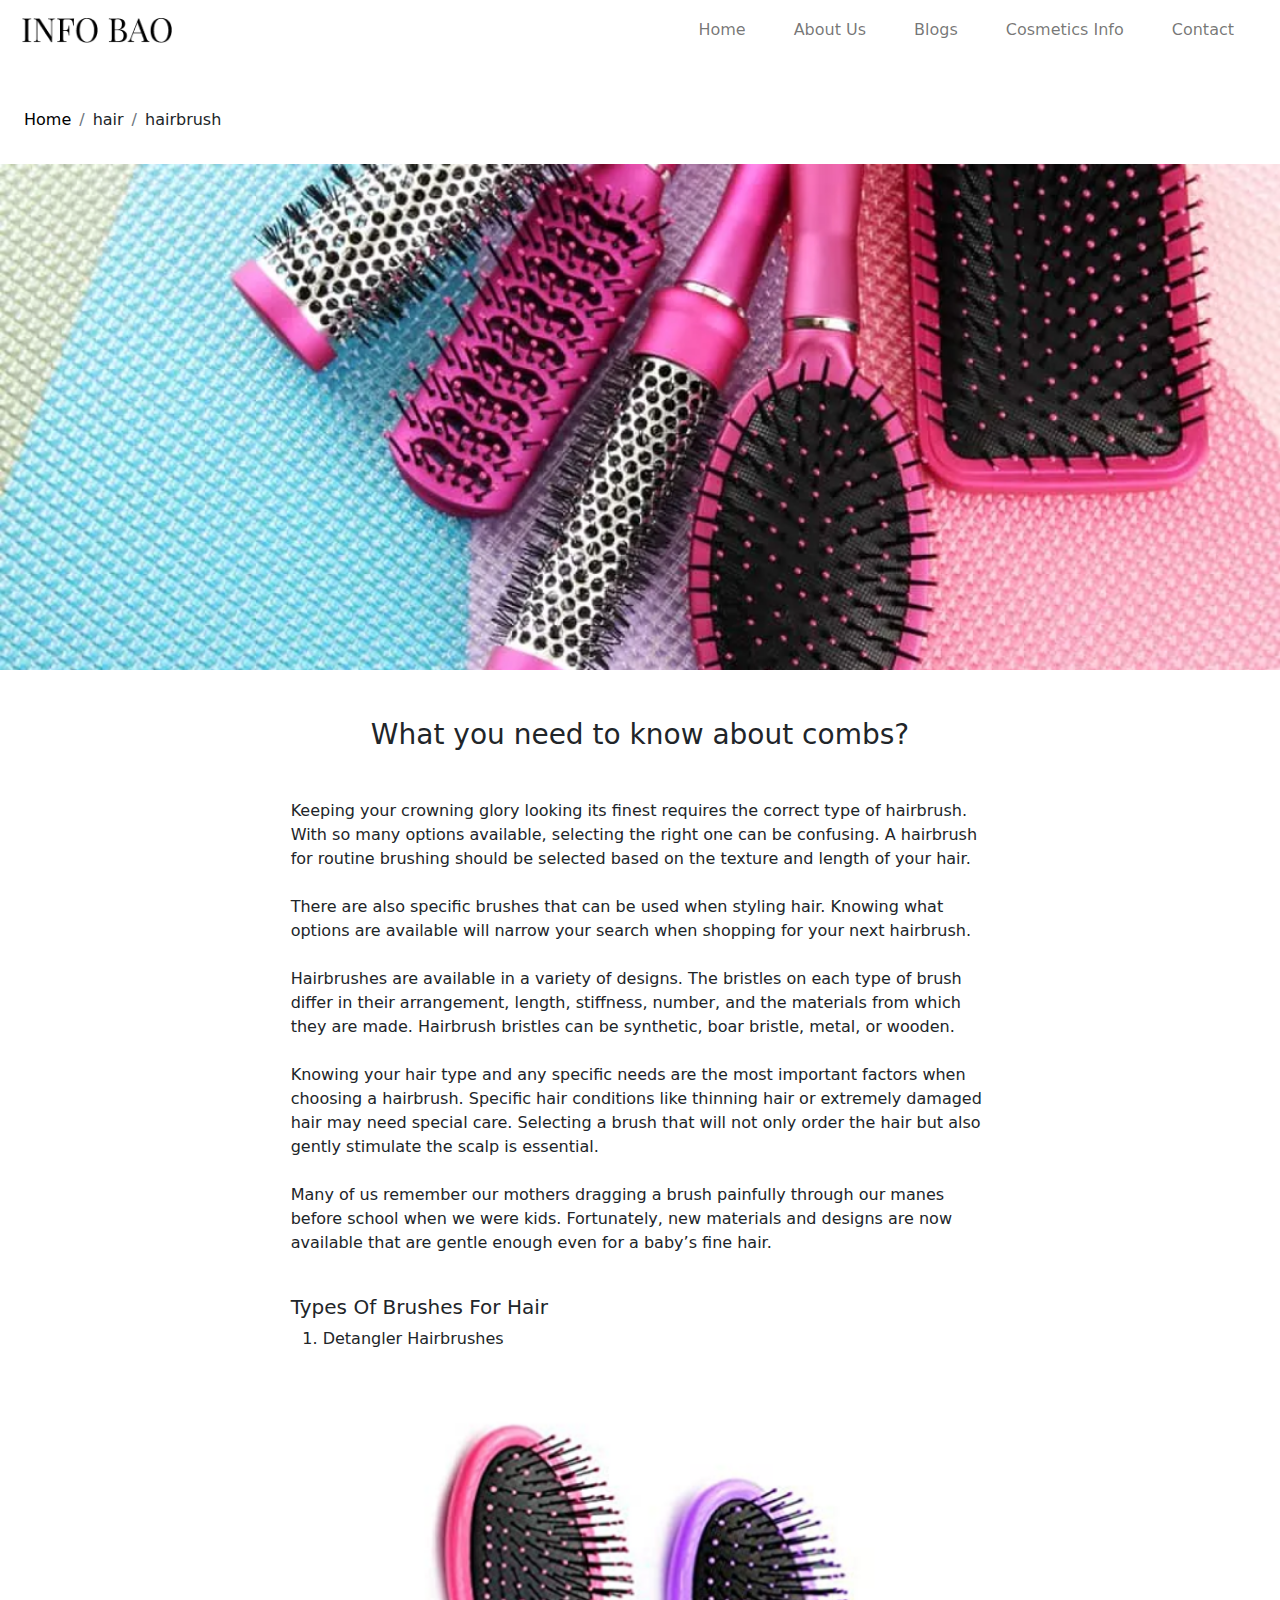
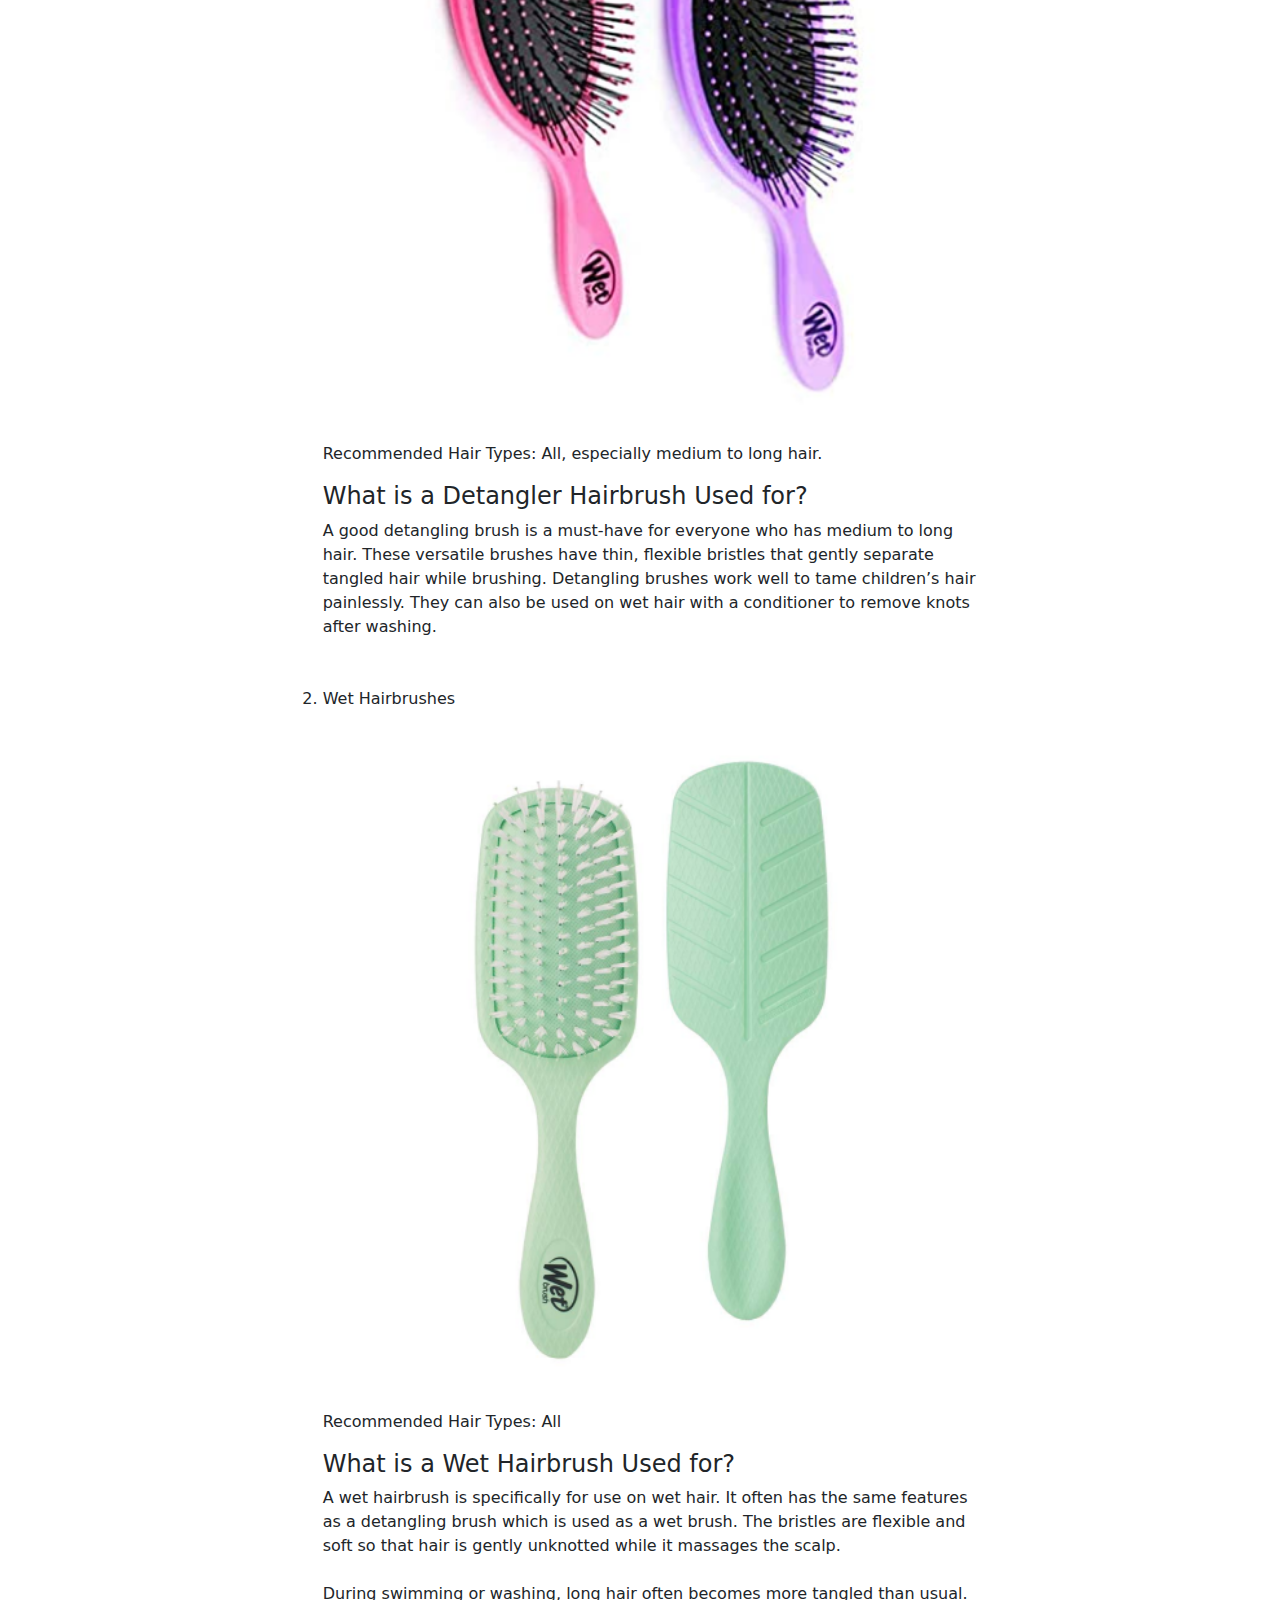
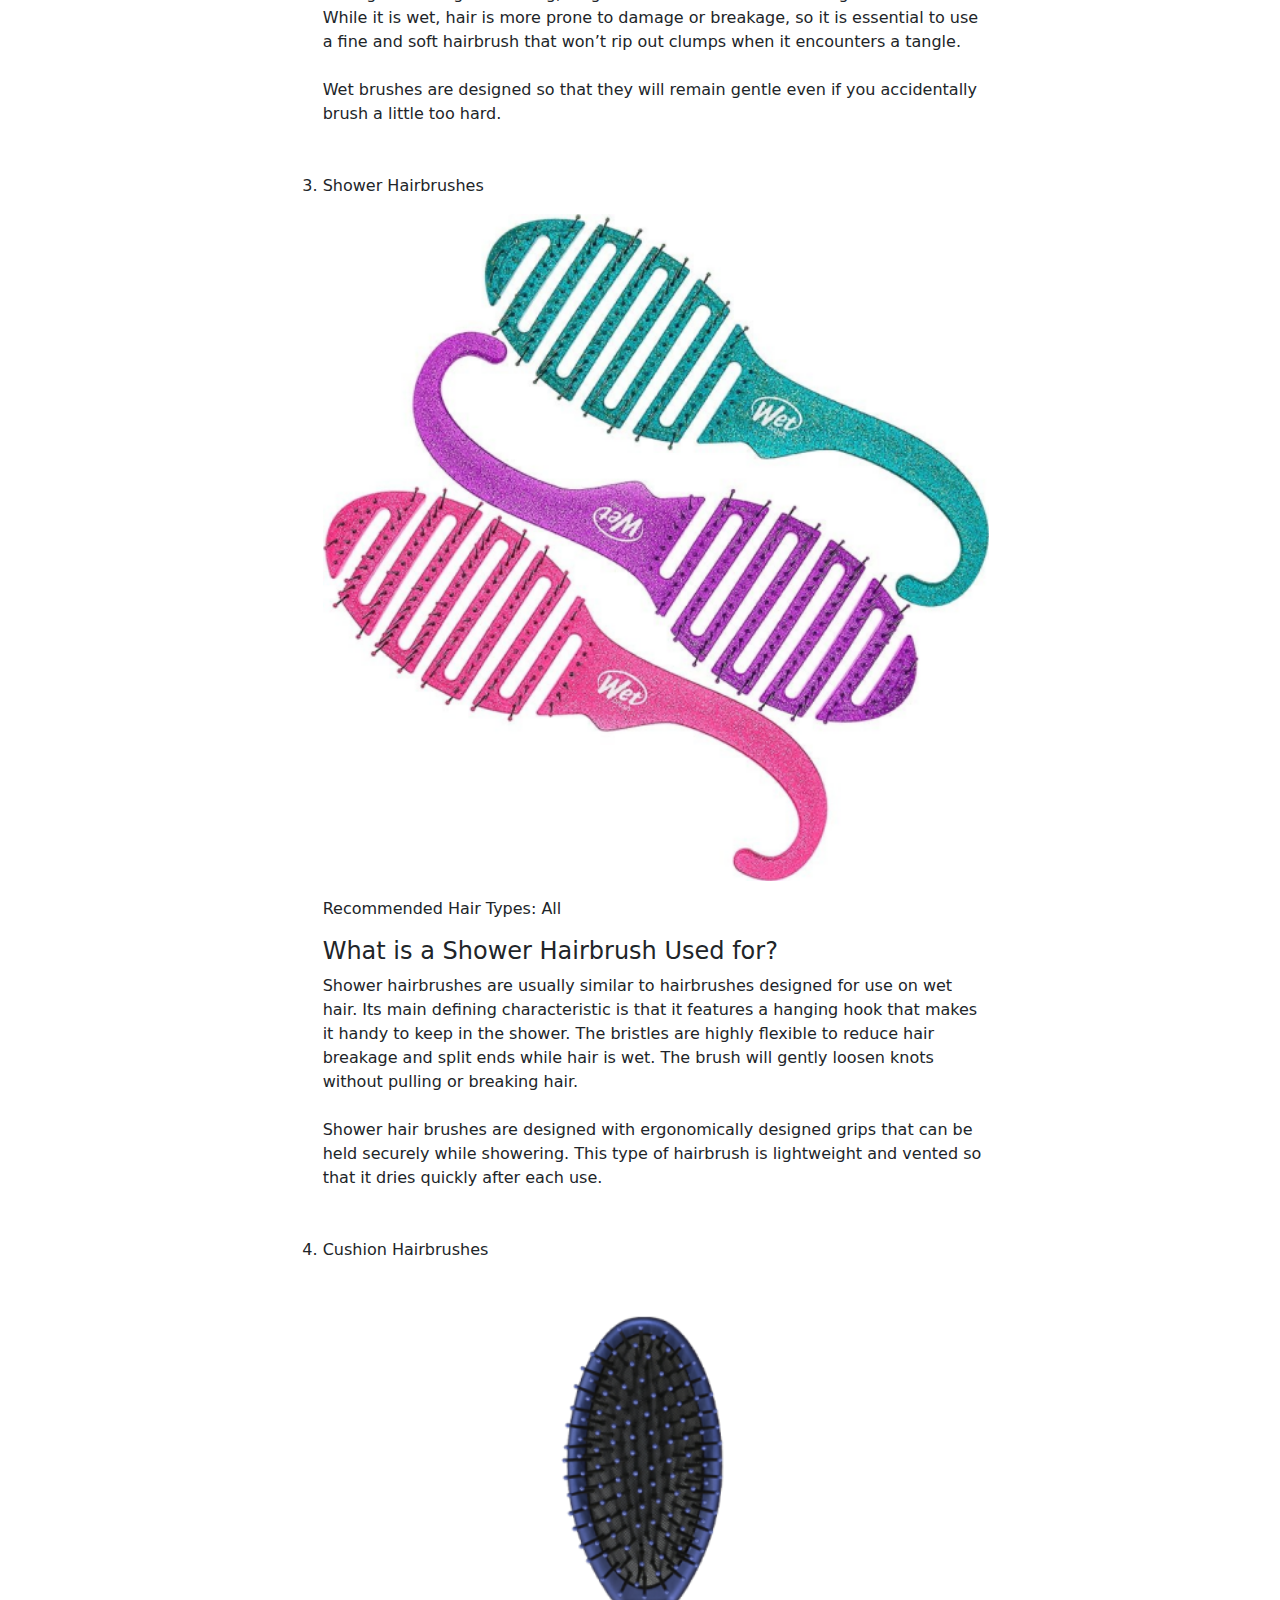
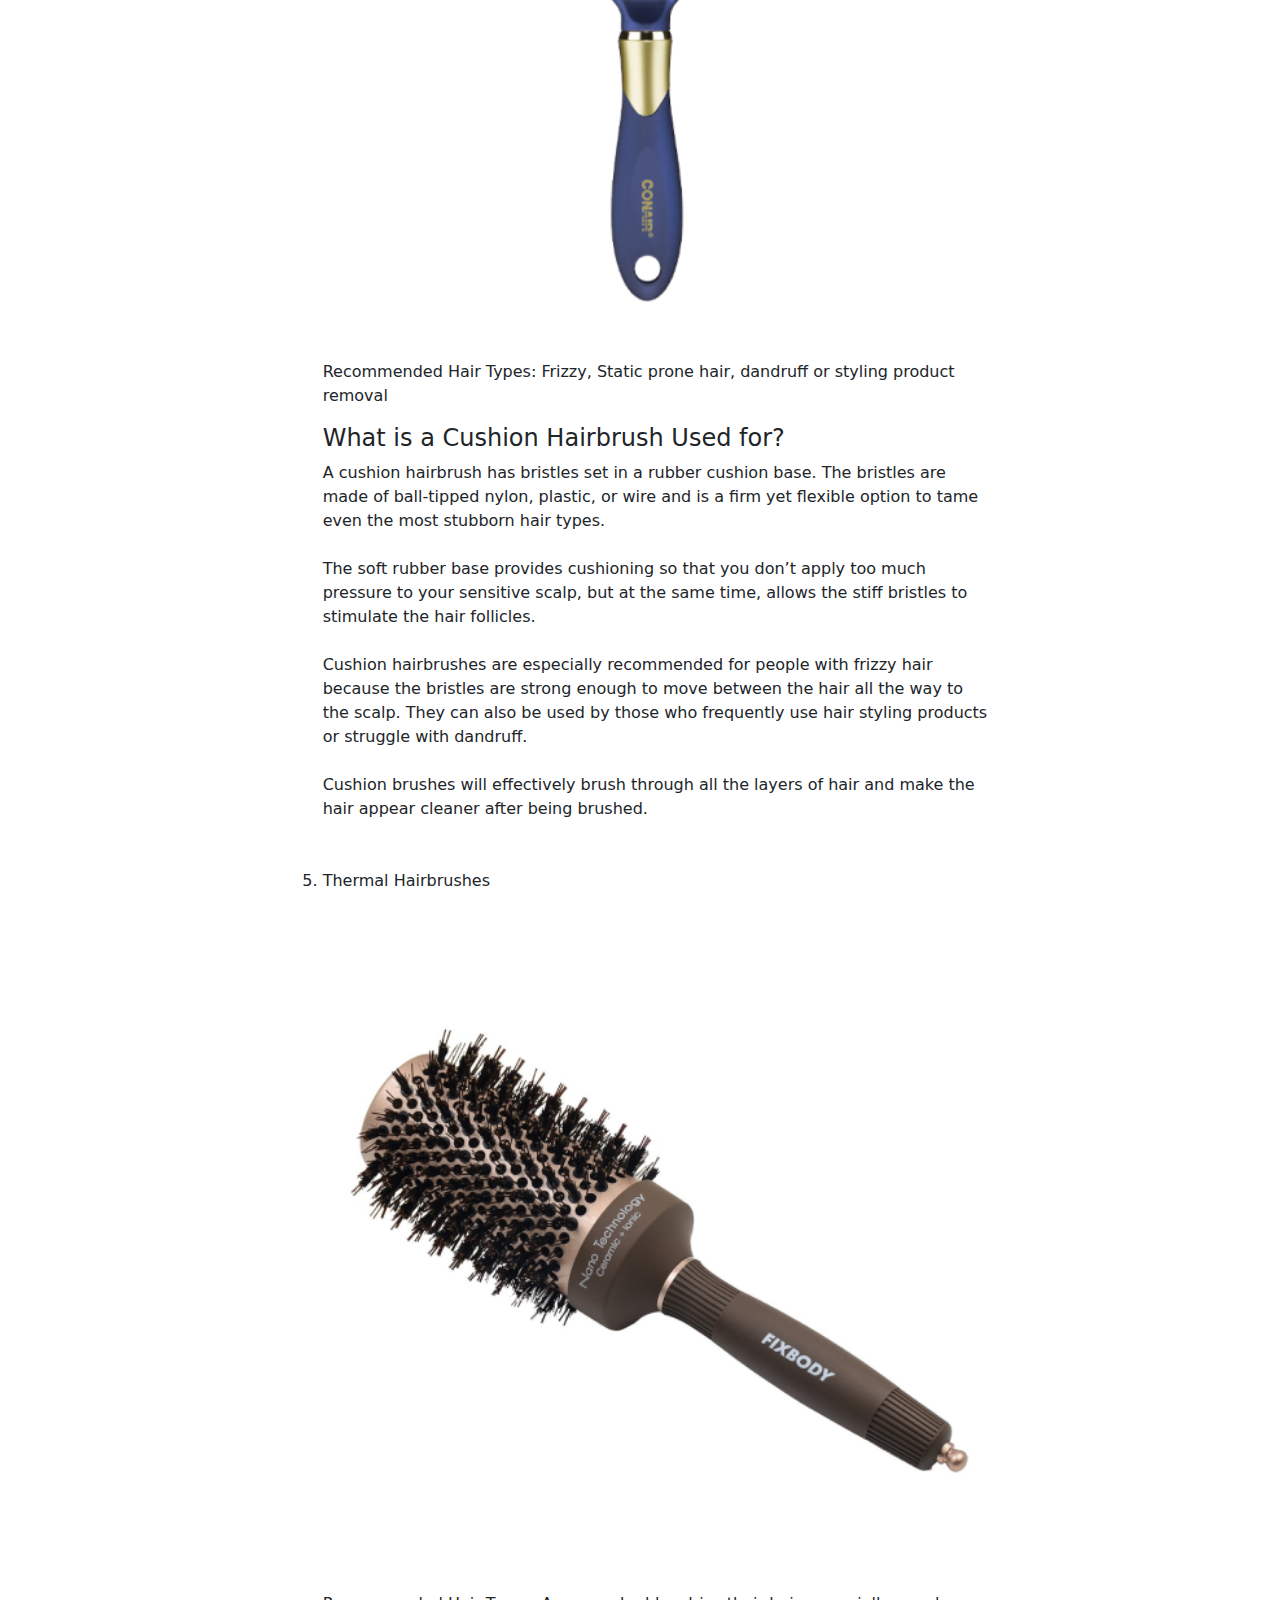
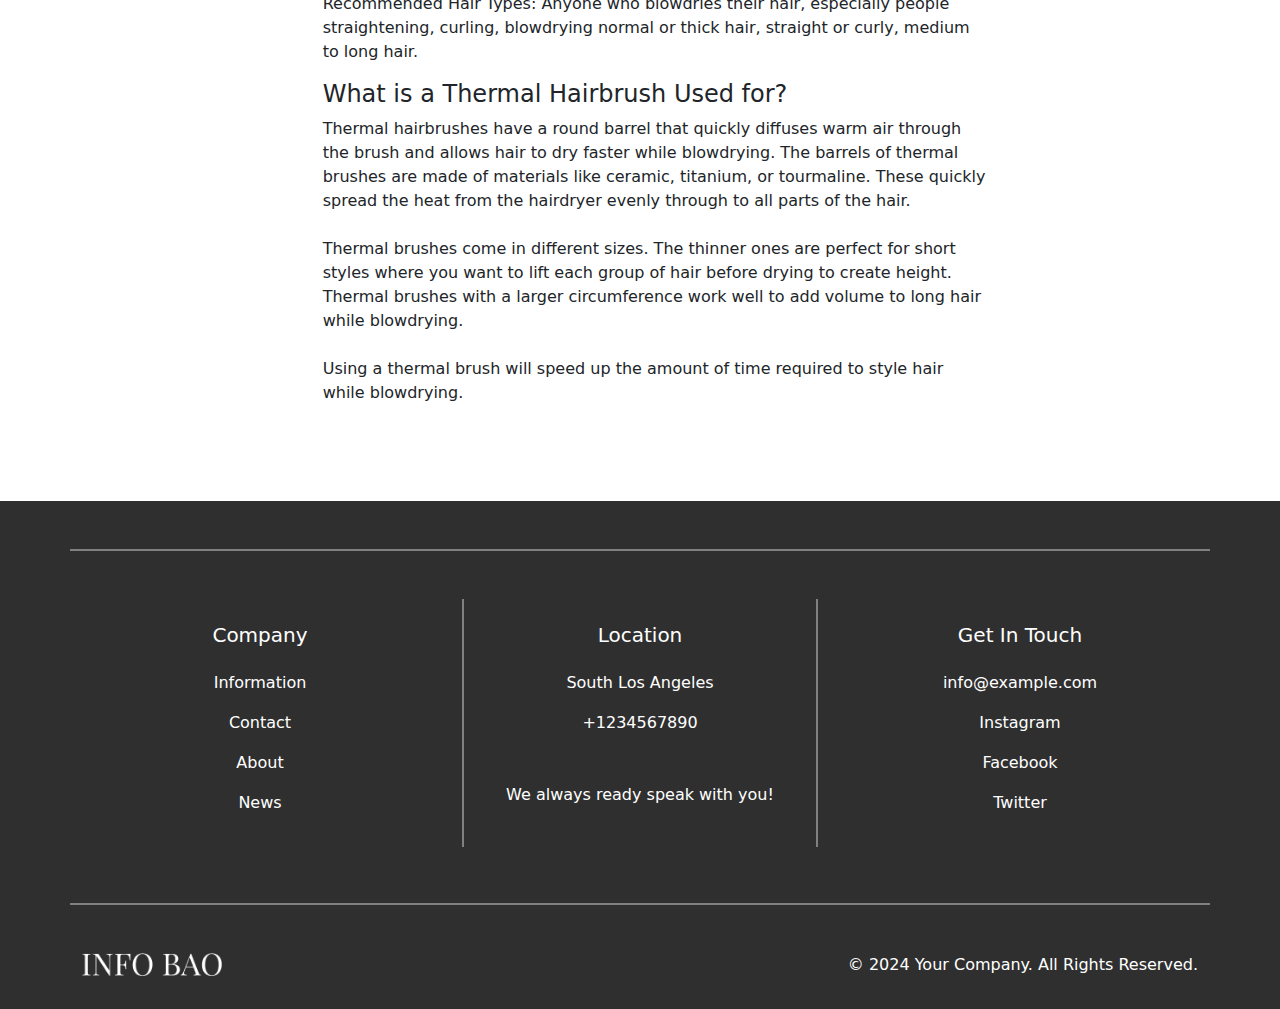
<file: blog-page-2.html>
<!DOCTYPE html>
<html lang="en">

<head>
    <meta charset="UTF-8">
    <meta name="viewport" content="width=device-width, initial-scale=1.0">
    <title>Blog page</title>
    <link rel="stylesheet" href="./assets/plugins/bootstrap/css/bootstrap.css">
    <link rel="stylesheet" href="./assets/css/reset.css">
    <link rel="stylesheet" href="./assets/css/master.css">
    <link rel="stylesheet" href="./assets/css/header.css">
    <link rel="stylesheet" href="./assets/css/blog-page-2.css">
    <link rel="stylesheet" href="./assets/css/footer.css">
</head>

<body>
    <!-- Start: Header -->
    <header class="header mb-5">
        <!-- Start: Navbar -->
        <nav class="navbar navbar-expand-lg navbar-light">
            <div class="container-fluid">
                <!-- Start: Navbar Logo -->
                <a class="navbar-logo" href="./index.html">
                    <img class="img-fluid" src="./public/images/logo/INFO-BAO-black.png" alt="logo">
                </a>
                <!-- End: Navbar Logo -->

                <!-- Start: Navbar Toggler Button for Mobile -->
                <button class="navbar-toggler" type="button" data-bs-toggle="offcanvas"
                    data-bs-target="#offcanvasNavbar" aria-controls="offcanvasNavbar" aria-expanded="false"
                    aria-label="Toggle navigation">
                    <span class="navbar-toggler-icon"></span>
                </button>
                <!-- End: Navbar Toggler Button for Mobile -->

                <!-- Start: Navbar Links -->
                <div class="collapse navbar-collapse justify-content-end" id="navbarNav">
                    <ul class="navbar-nav">
                        <li class="nav-item px-3"><a class="nav-link" href="./index.html">Home</a></li>
                        <li class="nav-item px-3"><a class="nav-link" href="./about-us-page.html">About Us</a></li>
                        <li class="nav-item px-3"><a class="nav-link" href="./blog-page-1.html">Blogs</a></li>
                        <li class="nav-item px-3"><a class="nav-link" href="./cosmetics-page.html">Cosmetics Info</a></li>
                        <li class="nav-item px-3"><a class="nav-link" href="./contact-page.html">Contact</a></li>
                    </ul>
                </div>
                <!-- End: Navbar Links -->

                <!-- Start: Offcanvas Menu for Mobile -->
                <div class="offcanvas offcanvas-start" id="offcanvasNavbar" aria-labelledby="offcanvasNavbarLabel">
                    <div class="offcanvas-header">
                        <div class="navbar-logo">
                            <img class="img-fluid" src="./public/images/logo/INFO-BAO-black.png" alt="logo">
                        </div>
                        <button type="button" class="btn-close" data-bs-dismiss="offcanvas" aria-label="Close"></button>
                    </div>
                    <div class="offcanvas-body">
                        <ul class="navbar-nav">
                            <li class="nav-item mb-2"><a class="nav-link" href="./index.html">Home</a></li>
                            <li class="nav-item mb-2"><a class="nav-link" href="./about-us-page.html">About Us</a></li>
                            <li class="nav-item mb-2"><a class="nav-link" href="./blog-page-1.html">Blogs</a></li>
                            <li class="nav-item mb-2"><a class="nav-link" href="./cosmetics-page.html">Cosmetics Info</a></li>
                            <li class="nav-item mb-2"><a class="nav-link" href="./contact-page.html">Contact</a></li>
                        </ul>
                    </div>
                </div>
                <!-- End: Offcanvas Menu for Mobile -->
            </div>
        </nav>
        <!-- End: Navbar -->
    </header>
    <!-- End: Header -->

    <!-- Start: Main Content -->
    <main class="blog-page">
        <!-- Start: Breadcrumb -->
        <div aria-label="breadcrumb blog-breadcrumb">
            <ol class="breadcrumb px-4">
                <li class="breadcrumb-item"><a href="#">Home</a></li>
                <li class="breadcrumb-item">hair</li>
                <li class="breadcrumb-item">hairbrush</li>
            </ol>
        </div>
        <!-- End: Breadcrumb -->

        <!-- Start: Blog Banner -->
        <section class="blog-banner">
            <img src="public/images/blog-page-2/1-various-hair-brushes-on-colorful-background-Nov52021-1 1.png" alt="Hair Brushes">
        </section>
        <!-- End: Blog Banner -->

        <!-- Start: Blog Information -->
        <section class="container blog-info px-4">
            <!-- Start: Blog Title -->
            <div class="info-title text-center my-5">
                <h3>What you need to know about combs?</h3>
            </div>
            <!-- End: Blog Title -->

            <!-- Start: Blog Description -->
            <div class="row info-desc justify-content-center px-3">
                <div class="col-12 col-lg-8">
                    <p>
                        Keeping your crowning glory looking its finest requires the correct type of hairbrush. With
                        so many options available, selecting the right one can be confusing. A hairbrush for routine
                        brushing should be selected based on the texture and length of your hair.
                        <br><br>
                        There are also specific brushes that can be used when styling hair. Knowing what options are
                        available will narrow your search when shopping for your next hairbrush.
                        <br><br>
                        Hairbrushes are available in a variety of designs. The bristles on each type of brush differ
                        in their arrangement, length, stiffness, number, and the materials from which they are made.
                        Hairbrush bristles can be synthetic, boar bristle, metal, or wooden.
                        <br><br>
                        Knowing your hair type and any specific needs are the most important factors when choosing a
                        hairbrush. Specific hair conditions like thinning hair or extremely damaged hair may need
                        special care. Selecting a brush that will not only order the hair but also gently stimulate
                        the scalp is essential.
                        <br><br>
                        Many of us remember our mothers dragging a brush painfully through our manes before school
                        when we were kids. Fortunately, new materials and designs are now available that are gentle
                        enough even for a baby’s fine hair.
                    </p>
                </div>
            </div>
            <!-- End: Blog Description -->
        </section>
        <!-- End: Blog Information -->

        <!-- Start: Blog Group -->
        <section class="container blog-group px-4 my-4">
            <div class="row justify-content-center px-3">
                <div class="col-12 col-lg-8">
                    <!-- Start: Blog Group Title -->
                    <div class="blog-group-title">
                        <h5>Types Of Brushes For Hair</h5>
                    </div>
                    <!-- End: Blog Group Title -->

                    <!-- Start: Blog List -->
                    <ol class="blog-list">
                        <!-- Start: Blog List Item 1 -->
                        <li class="list-item mb-5">
                            <div class="list-item-title">
                                <p>Detangler Hairbrushes</p>
                            </div>
                            <div class="list-item-image text-center my-3">
                                <img class="img-fluid" src="./public/images/blog-page-2/image 1.png" alt="Detangler Hairbrush">
                            </div>
                            <div class="list-item-rec d-none d-md-block">
                                <p>Recommended Hair Types: All, especially medium to long hair.</p>
                            </div>
                            <div class="list-item-info">
                                <!-- Start: Detangler Hairbrush Information -->
                                <div class="info-title">
                                    <h4>What is a Detangler Hairbrush Used for?</h4>
                                </div>
                                <div class="info-desc">
                                    <p>A good detangling brush is a must-have for everyone who has medium to long
                                        hair. These versatile brushes have thin, flexible bristles that gently
                                        separate tangled hair while brushing. Detangling brushes work well to tame
                                        children’s hair painlessly.
                                        They can also be used on wet hair with a conditioner to remove knots after
                                        washing.</p>
                                </div>
                                <!-- End: Detangler Hairbrush Information -->
                            </div>
                        </li>
                        <!-- End: Blog List Item 1 -->

                        <!-- Start: Blog List Item 2 -->
                        <li class="list-item mb-5">
                            <div class="list-item-title">
                                <p>Wet Hairbrushes</p>
                            </div>
                            <div class="list-item-image text-center my-3">
                                <img class="img-fluid" src="./public/images/blog-page-2/image 2.png" alt="Wet Hairbrush">
                            </div>
                            <div class="list-item-rec d-none d-md-block">
                                <p>Recommended Hair Types: All</p>
                            </div>
                            <div class="list-item-info">
                                <!-- Start: Wet Hairbrush Information -->
                                <div class="info-title">
                                    <h4>What is a Wet Hairbrush Used for?</h4>
                                </div>
                                <div class="info-desc">
                                    <p>A wet hairbrush is specifically for use on wet hair. It often has the same
                                        features as a detangling brush which is used as a wet brush. The bristles
                                        are flexible and soft so that hair is gently unknotted while it massages the
                                        scalp.
                                        <br><br>
                                        During swimming or washing, long hair often becomes more tangled than usual.
                                        While it is wet, hair is more prone to damage or breakage, so it is
                                        essential to use a fine and soft hairbrush that won’t rip out clumps when it
                                        encounters a tangle.
                                        <br><br>
                                        Wet brushes are designed so that they will remain gentle even if you
                                        accidentally brush a little too hard.</p>
                                </div>
                                <!-- End: Wet Hairbrush Information -->
                            </div>
                        </li>
                        <!-- End: Blog List Item 2 -->

                        <!-- Start: Blog List Item 3 -->
                        <li class="list-item mb-5">
                            <div class="list-item-title">
                                <p>Shower Hairbrushes</p>
                            </div>
                            <div class="list-item-image text-center my-3">
                                <img class="img-fluid" src="./public/images/blog-page-2/image 2 (1).png" alt="Shower Hairbrush">
                            </div>
                            <div class="list-item-rec d-none d-md-block">
                                <p>Recommended Hair Types: All</p>
                            </div>
                            <div class="list-item-info">
                                <!-- Start: Shower Hairbrush Information -->
                                <div class="info-title">
                                    <h4>What is a Shower Hairbrush Used for?</h4>
                                </div>
                                <div class="info-desc">
                                    <p>Shower hairbrushes are usually similar to hairbrushes designed for use on wet
                                        hair. Its main defining characteristic is that it features a hanging hook
                                        that makes it handy to keep in the shower. The bristles are highly flexible
                                        to reduce hair breakage and split ends while hair is wet. The brush will
                                        gently loosen knots without pulling or breaking hair.
                                        <br><br>
                                        Shower hair brushes are designed with ergonomically designed grips that can
                                        be held securely while showering. This type of hairbrush is lightweight and
                                        vented so that it dries quickly after each use.</p>
                                </div>
                                <!-- End: Shower Hairbrush Information -->
                            </div>
                        </li>
                        <!-- End: Blog List Item 3 -->

                        <!-- Start: Blog List Item 4 -->
                        <li class="list-item mb-5">
                            <div class="list-item-title">
                                <p>Cushion Hairbrushes</p>
                            </div>
                            <div class="list-item-image text-center my-3">
                                <img class="img-fluid" src="./public/images/blog-page-2/image 2 (2).png" alt="Cushion Hairbrush">
                            </div>
                            <div class="list-item-rec d-none d-md-block">
                                <p>Recommended Hair Types: Frizzy, Static prone hair, dandruff or styling product removal</p>
                            </div>
                            <div class="list-item-info">
                                <!-- Start: Cushion Hairbrush Information -->
                                <div class="info-title">
                                    <h4>What is a Cushion Hairbrush Used for?</h4>
                                </div>
                                <div class="info-desc">
                                    <p>A cushion hairbrush has bristles set in a rubber cushion base. The bristles
                                        are made of ball-tipped nylon, plastic, or wire and is a firm yet flexible
                                        option to tame even the most stubborn hair types.
                                        <br><br>
                                        The soft rubber base provides cushioning so that you don’t apply too much
                                        pressure to your sensitive scalp, but at the same time, allows the stiff
                                        bristles to stimulate the hair follicles.
                                        <br><br>
                                        Cushion hairbrushes are especially recommended for people with frizzy hair
                                        because the bristles are strong enough to move between the hair all the way
                                        to the scalp. They can also be used by those who frequently use hair styling
                                        products or struggle with dandruff.
                                        <br><br>
                                        Cushion brushes will effectively brush through all the layers of hair and
                                        make the hair appear cleaner after being brushed.</p>
                                </div>
                                <!-- End: Cushion Hairbrush Information -->
                            </div>
                        </li>
                        <!-- End: Blog List Item 4 -->

                        <!-- Start: Blog List Item 5 -->
                        <li class="list-item mb-5">
                            <div class="list-item-title">
                                <p>Thermal Hairbrushes</p>
                            </div>
                            <div class="list-item-image text-center my-3">
                                <img class="img-fluid" src="./public/images/blog-page-2/image 2 (3).png" alt="Thermal Hairbrush">
                            </div>
                            <div class="list-item-rec d-none d-md-block">
                                <p>Recommended Hair Types: Anyone who blowdries their hair, especially people straightening, curling, blowdrying normal or thick hair, straight or curly, medium to long hair.</p>
                            </div>
                            <div class="list-item-info">
                                <!-- Start: Thermal Hairbrush Information -->
                                <div class="info-title">
                                    <h4>What is a Thermal Hairbrush Used for?</h4>
                                </div>
                                <div class="info-desc">
                                    <p>Thermal hairbrushes have a round barrel that quickly diffuses warm air
                                        through the brush and allows hair to dry faster while blowdrying. The
                                        barrels of thermal brushes are made of materials like ceramic, titanium, or
                                        tourmaline. These quickly spread the heat from the hairdryer evenly through
                                        to all parts of the hair.
                                        <br><br>
                                        Thermal brushes come in different sizes. The thinner ones are perfect for
                                        short styles where you want to lift each group of hair before drying to
                                        create height. Thermal brushes with a larger circumference work well to add
                                        volume to long hair while blowdrying.
                                        <br><br>
                                        Using a thermal brush will speed up the amount of time required to style
                                        hair while blowdrying.</p>
                                </div>
                                <!-- End: Thermal Hairbrush Information -->
                            </div>
                        </li>
                        <!-- End: Blog List Item 5 -->
                    </ol>
                    <!-- End: Blog List -->
                </div>
            </div>
        </section>
        <!-- End: Blog Group -->
    </main>
    <!-- End: Main Content -->

    <!-- Start: Footer -->
    <footer class="footer d-flex align-items-center pb-3 pt-5 mt-5">
        <div class="container">
            <!-- Start: Footer Row -->
            <div class="row footer-row text-center mb-5 py-5">
                <!-- Start: Footer Company Section -->
                <div class="col-md-4">
                    <div class="footer-section link p-4 d-none d-md-block">
                        <h5 class="section-title mb-4">Company</h5>
                        <ul class="footer-link list-unstyled">
                            <li class="link-item mb-3"><a href="#">Information</a></li>
                            <li class="link-item mb-3"><a href="#">Contact</a></li>
                            <li class="link-item mb-3"><a href="#">About</a></li>
                            <li class="link-item mb-3"><a href="#">News</a></li>
                        </ul>
                    </div>
                </div>
                <!-- End: Footer Company Section -->

                <!-- Start: Footer Location Section -->
                <div class="col-md-4">
                    <div class="footer-section location p-4 d-none d-md-block">
                        <h5 class="section-title mb-4">Location</h5>
                        <ul class="contact-info list-unstyled">
                            <li class="info-item mb-3"><a href="#">South Los Angeles</a></li>
                            <li class="info-item mb-5"><a href="#">+1234567890</a></li>
                        </ul>
                        <p>We always ready speak with you!</p>
                    </div>
                </div>
                <!-- End: Footer Location Section -->

                <!-- Start: Footer Social Section -->
                <div class="col-md-4">
                    <div class="footer-section social p-0 p-md-4">
                        <h5 class="section-title mb-4">Get In Touch</h5>
                        <ul class="footer-social list-unstyled">
                            <li class="social-item mb-3"><a href="mailto:info@example.com">info@example.com</a></li>
                            <li class="social-item mb-3"><a href="#">Instagram</a></li>
                            <li class="social-item mb-3"><a href="#">Facebook</a></li>
                            <li class="social-item mb-3"><a href="#">Twitter</a></li>
                        </ul>
                    </div>
                </div>
                <!-- End: Footer Social Section -->
            </div>
            <!-- End: Footer Row -->

            <!-- Start: Footer Bottom -->
            <div class="row footer-bottom d-flex justify-content-between">
                <div class="col-12 col-md-6">
                    <div class="footer-logo d-none d-md-block">
                        <a href="./index.html">
                            <img class="img-fluid" src="./public/images/logo/INFO BAO.png" alt="Logo">
                        </a>
                    </div>
                </div>
                <div class="col-12 col-md-6">
                    <div class="text-center text-md-end">
                        <p>&copy; 2024 Your Company. All Rights Reserved.</p>
                    </div>
                </div>
            </div>
            <!-- End: Footer Bottom -->
        </div>
    </footer>
    <!-- End: Footer -->

    <!-- Start: Bootstrap JavaScript Bundle -->
    <script src="./assets/plugins/bootstrap/js/bootstrap.bundle.js"></script>
    <!-- End: Bootstrap JavaScript Bundle -->
</body>


</html>
</file>
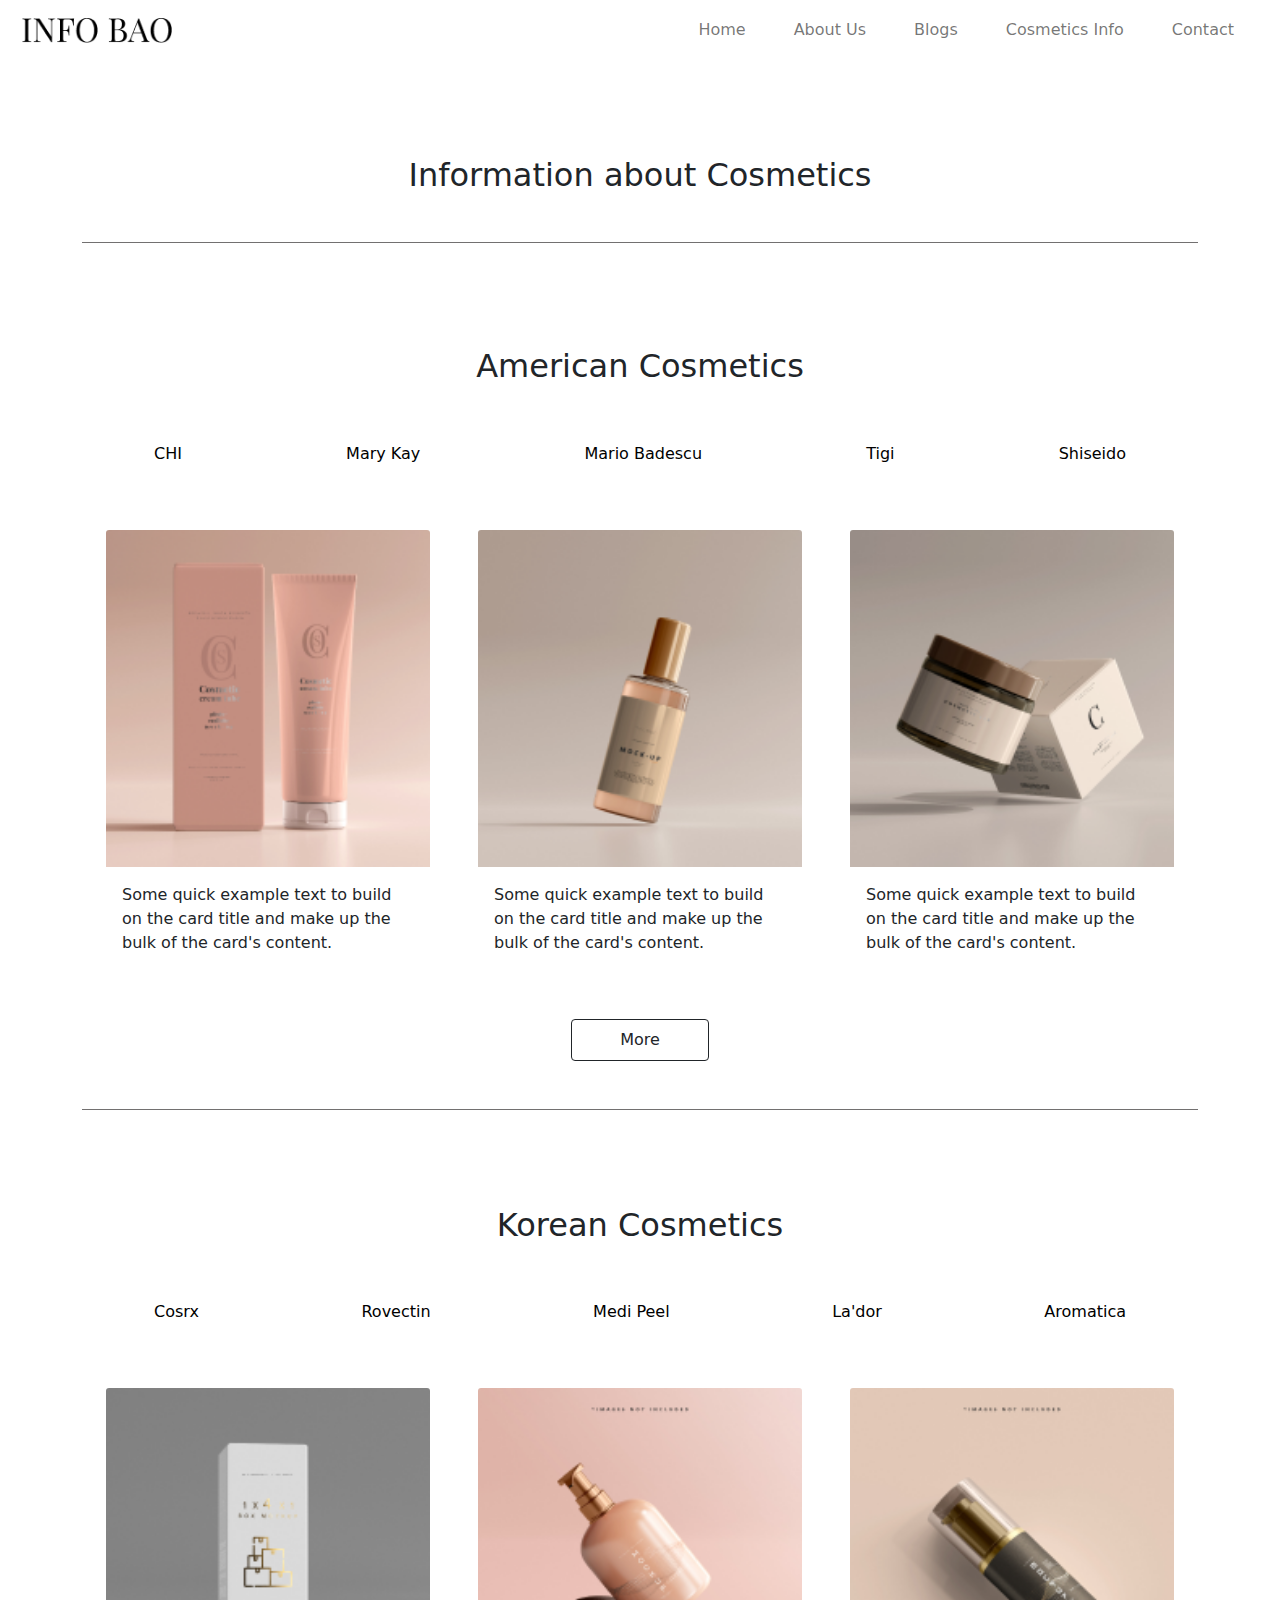
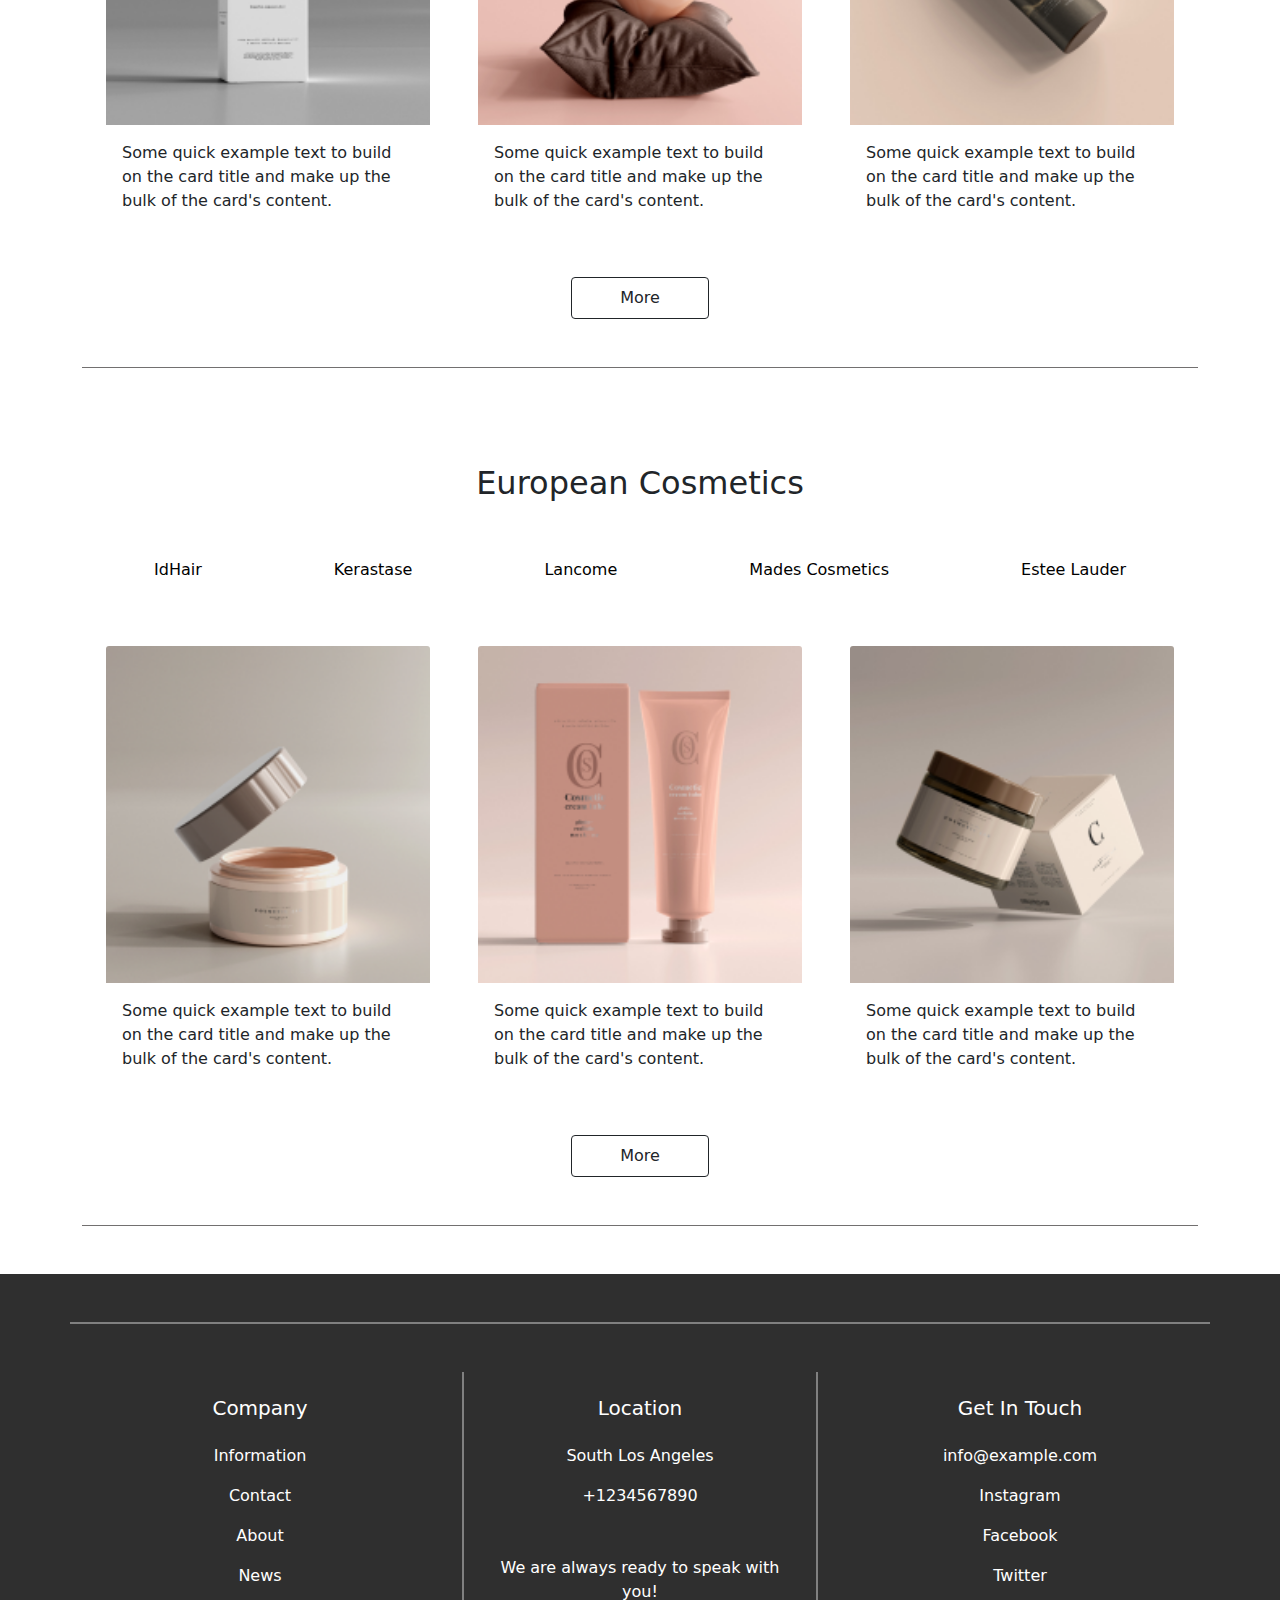
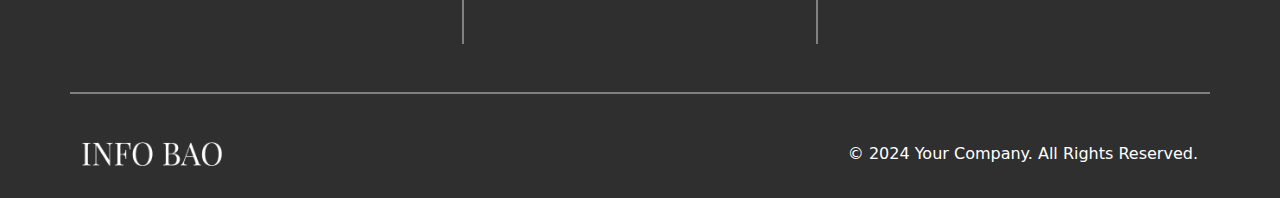
<file: cosmetics-page.html>
<!DOCTYPE html>
<html lang="en">

<head>
    <meta charset="UTF-8">
    <meta name="viewport" content="width=device-width, initial-scale=1.0">
    <title>Cosmetics Page</title>
    <link rel="stylesheet" href="./assets/plugins/bootstrap/css/bootstrap.css">
    <link rel="stylesheet" href="./assets/css/reset.css">
    <link rel="stylesheet" href="./assets/css/master.css">
    <link rel="stylesheet" href="./assets/css/header.css">
    <link rel="stylesheet" href="./assets/css/cosmetics-page.css">
    <link rel="stylesheet" href="./assets/css/footer.css">
</head>

<body>
    <!-- Start Main Container -->
    <div class="d-flex flex-column justify-content-between h-100">

        <!-- Start Header -->
        <header class="header mb-5">
            <nav class="navbar navbar-expand-lg navbar-light">
                <div class="container-fluid">
                    <!-- Start Logo -->
                    <a class="navbar-logo" href="./index.html">
                        <img class="img-fluid" src="./public/images/logo/INFO-BAO-black.png" alt="logo">
                    </a>
                    <!-- End Logo -->

                    <!-- Start Mobile Menu Button -->
                    <button class="navbar-toggler" type="button" data-bs-toggle="offcanvas"
                        data-bs-target="#offcanvasNavbar" aria-controls="offcanvasNavbar" aria-expanded="false"
                        aria-label="Toggle navigation">
                        <span class="navbar-toggler-icon"></span>
                    </button>
                    <!-- End Mobile Menu Button -->

                    <!-- Start Navbar Menu (Desktop) -->
                    <div class="collapse navbar-collapse justify-content-end" id="navbarNav">
                        <ul class="navbar-nav">
                            <li class="nav-item px-3"><a class="nav-link" href="./index.html">Home</a></li>
                            <li class="nav-item px-3"><a class="nav-link" href="./about-us-page.html">About Us</a></li>
                            <li class="nav-item px-3"><a class="nav-link" href="./blog-page-1.html">Blogs</a></li>
                            <li class="nav-item px-3"><a class="nav-link" href="./cosmetics-page.html">Cosmetics
                                    Info</a></li>
                            <li class="nav-item px-3"><a class="nav-link" href="./contact-page.html">Contact</a></li>
                        </ul>
                    </div>
                    <!-- End Navbar Menu (Desktop) -->

                    <!-- Start Navbar Menu (Mobile) -->
                    <div class="offcanvas offcanvas-start" tabindex="-1" id="offcanvasNavbar"
                        aria-labelledby="offcanvasNavbarLabel">
                        <div class="offcanvas-header">
                            <!-- Start Mobile Logo -->
                            <div class="navbar-logo">
                                <img class="img-fluid" src="./public/images/logo/INFO-BAO-black.png" alt="logo">
                            </div>
                            <!-- End Mobile Logo -->
                            <button type="button" class="btn-close" data-bs-dismiss="offcanvas"
                                aria-label="Close"></button>
                        </div>
                        <div class="offcanvas-body">
                            <ul class="navbar-nav">
                                <li class="nav-item mb-2"><a class="nav-link" href="./index.html">Home</a></li>
                                <li class="nav-item mb-2"><a class="nav-link" href="./about-us-page.html">About Us</a>
                                </li>
                                <li class="nav-item mb-2"><a class="nav-link" href="./blog-page-1.html">Blogs</a></li>
                                <li class="nav-item mb-2"><a class="nav-link" href="./cosmetics-page.html">Cosmetics
                                        Info</a></li>
                                <li class="nav-item mb-2"><a class="nav-link" href="./contact-page.html">Contact</a>
                                </li>
                            </ul>
                        </div>
                    </div>
                    <!-- End Navbar Menu (Mobile) -->

                </div>
            </nav>
        </header>
        <!-- End Header -->

        <!-- Start Main Content -->
        <main class="container">
            <!-- Start Information Section -->
            <h2 class="products-title text-center py-5">Information about Cosmetics</h2>

            <!-- Start American Cosmetics Section -->
            <section class="products px-4 py-5">
                <div class="product-title text-center py-5">
                    <h2>American Cosmetics</h2>
                </div>
                <!-- Start American Cosmetics List -->
                <ul class="product-list list-unstyled d-none d-md-flex justify-content-between px-5">
                    <li class="list-item"><a href="#">CHI</a></li>
                    <li class="list-item"><a href="#">Mary Kay</a></li>
                    <li class="list-item"><a href="#">Mario Badescu</a></li>
                    <li class="list-item"><a href="#">Tigi</a></li>
                    <li class="list-item"><a href="#">Shiseido</a></li>
                </ul>
                <!-- End American Cosmetics List -->

                <!-- Start American Cosmetics Cards -->
                <div class="row product-card justify-content-md-center g-5 justify-content-between py-5">
                    <div class="col-12 col-md-6 col-lg-4">
                        <div class="card border-0">
                            <img src="./public/images/cosmetics-page/1 1.png" class="card-img-top" alt="...">
                            <div class="card-body">
                                <p class="card-text">Some quick example text to build on the card title and make up the
                                    bulk of the card's content.</p>
                            </div>
                        </div>
                    </div>
                    <div class="col-12 col-md-6 col-lg-4">
                        <div class="card border-0">
                            <img src="./public/images/cosmetics-page/2 22.png" class="card-img-top" alt="...">
                            <div class="card-body">
                                <p class="card-text">Some quick example text to build on the card title and make up the
                                    bulk of the card's content.</p>
                            </div>
                        </div>
                    </div>
                    <div class="col-12 col-md-6 col-lg-4">
                        <div class="card border-0">
                            <img src="./public/images/cosmetics-page/4 1.png" class="card-img-top" alt="...">
                            <div class="card-body">
                                <p class="card-text">Some quick example text to build on the card title and make up the
                                    bulk of the card's content.</p>
                            </div>
                        </div>
                    </div>
                </div>
                <!-- End American Cosmetics Cards -->

                <!-- Start More Button -->
                <div class="product-btn text-center">
                    <a class="btn border-1 border-dark px-5 py-2" href="#">More</a>
                </div>
                <!-- End More Button -->

            </section>
            <!-- End American Cosmetics Section -->

            <!-- Start Korean Cosmetics Section -->
            <section class="products px-4 py-5">
                <div class="product-title text-center py-5">
                    <h2>Korean Cosmetics</h2>
                </div>
                <!-- Start Korean Cosmetics List -->
                <ul class="product-list list-unstyled d-none d-md-flex justify-content-between px-5">
                    <li class="list-item"><a href="#">Cosrx</a></li>
                    <li class="list-item"><a href="#">Rovectin</a></li>
                    <li class="list-item"><a href="#">Medi Peel</a></li>
                    <li class="list-item"><a href="#">La'dor</a></li>
                    <li class="list-item"><a href="#">Aromatica</a></li>
                </ul>
                <!-- End Korean Cosmetics List -->

                <!-- Start Korean Cosmetics Cards -->
                <div class="row product-card justify-content-md-center g-5 justify-content-between py-5">
                    <div class="col-12 col-md-6 col-lg-4">
                        <div class="card border-0">
                            <img src="./public/images/cosmetics-page/3 1.png" class="card-img-top" alt="...">
                            <div class="card-body">
                                <p class="card-text">Some quick example text to build on the card title and make up the
                                    bulk of the card's content.</p>
                            </div>
                        </div>
                    </div>
                    <div class="col-12 col-md-6 col-lg-4">
                        <div class="card border-0">
                            <img src="./public/images/cosmetics-page/6 1.png" class="card-img-top" alt="...">
                            <div class="card-body">
                                <p class="card-text">Some quick example text to build on the card title and make up the
                                    bulk of the card's content.</p>
                            </div>
                        </div>
                    </div>
                    <div class="col-12 col-md-6 col-lg-4">
                        <div class="card border-0">
                            <img src="./public/images/cosmetics-page/7 1.png" class="card-img-top" alt="...">
                            <div class="card-body">
                                <p class="card-text">Some quick example text to build on the card title and make up the
                                    bulk of the card's content.</p>
                            </div>
                        </div>
                    </div>
                </div>
                <!-- End Korean Cosmetics Cards -->

                <!-- Start More Button -->
                <div class="product-btn text-center">
                    <a class="btn border-1 border-dark px-5 py-2" href="#">More</a>
                </div>
                <!-- End More Button -->

            </section>
            <!-- End Korean Cosmetics Section -->

            <!-- Start European Cosmetics Section -->
            <section class="products px-4 py-5">
                <div class="product-title text-center py-5">
                    <h2>European Cosmetics</h2>
                </div>
                <!-- Start European Cosmetics List -->
                <ul class="product-list list-unstyled d-none d-md-flex justify-content-between px-5">
                    <li class="list-item"><a href="#">IdHair</a></li>
                    <li class="list-item"><a href="#">Kerastase</a></li>
                    <li class="list-item"><a href="#">Lancome</a></li>
                    <li class="list-item"><a href="#">Mades Cosmetics</a></li>
                    <li class="list-item"><a href="#">Estee Lauder</a></li>
                </ul>
                <!-- End European Cosmetics List -->

                <!-- Start European Cosmetics Cards -->
                <div class="row product-card justify-content-md-center g-5 justify-content-between py-5">
                    <div class="col-12 col-md-6 col-lg-4">
                        <div class="card border-0">
                            <img src="./public/images/cosmetics-page/8 1.png" class="card-img-top" alt="...">
                            <div class="card-body">
                                <p class="card-text">Some quick example text to build on the card title and make up the
                                    bulk of the card's content.</p>
                            </div>
                        </div>
                    </div>
                    <div class="col-12 col-md-6 col-lg-4">
                        <div class="card border-0">
                            <img src="./public/images/cosmetics-page/5 1.png" class="card-img-top" alt="...">
                            <div class="card-body">
                                <p class="card-text">Some quick example text to build on the card title and make up the
                                    bulk of the card's content.</p>
                            </div>
                        </div>
                    </div>
                    <div class="col-12 col-md-6 col-lg-4">
                        <div class="card border-0">
                            <img src="./public/images/cosmetics-page/4 2.png" class="card-img-top" alt="...">
                            <div class="card-body">
                                <p class="card-text">Some quick example text to build on the card title and make up the
                                    bulk of the card's content.</p>
                            </div>
                        </div>
                    </div>
                </div>
                <!-- End European Cosmetics Cards -->

                <!-- Start More Button -->
                <div class="product-btn text-center">
                    <a class="btn border-1 border-dark px-5 py-2" href="#">More</a>
                </div>
                <!-- End More Button -->

            </section>
            <!-- End European Cosmetics Section -->

        </main>
        <!-- End Main Content -->

        <!-- Start Footer -->
        <footer class="footer d-flex align-items-center pb-3 pt-5 mt-5">
            <div class="container">
                <!-- Start Footer Sections -->
                <div class="row footer-row text-center mb-5 py-5">
                    <!-- Start Footer Section (Company) -->
                    <div class="col-md-4">
                        <div class="footer-section link p-4 d-none d-md-block">
                            <h5 class="section-title mb-4">Company</h5>
                            <ul class="footer-link list-unstyled">
                                <li class="link-item mb-3"><a href="#">Information</a></li>
                                <li class="link-item mb-3"><a href="#">Contact</a></li>
                                <li class="link-item mb-3"><a href="#">About</a></li>
                                <li class="link-item mb-3"><a href="#">News</a></li>
                            </ul>
                        </div>
                    </div>
                    <!-- End Footer Section (Company) -->

                    <!-- Start Footer Section (Location) -->
                    <div class="col-md-4">
                        <div class="footer-section location p-4 d-none d-md-block">
                            <h5 class="section-title mb-4">Location</h5>
                            <ul class="contact-info list-unstyled">
                                <li class="info-item mb-3"><a href="#">South Los Angeles</a></li>
                                <li class="info-item mb-5"><a href="#">+1234567890</a></li>
                            </ul>
                            <p>We are always ready to speak with you!</p>
                        </div>
                    </div>
                    <!-- End Footer Section (Location) -->

                    <!-- Start Footer Section (Social) -->
                    <div class="col-md-4">
                        <div class="footer-section social p-0 p-md-4">
                            <h5 class="section-title mb-4">Get In Touch</h5>
                            <ul class="footer-social list-unstyled">
                                <li class="social-item mb-3"><a href="mailto:info@example.com">info@example.com</a></li>
                                <li class="social-item mb-3"><a href="#">Instagram</a></li>
                                <li class="social-item mb-3"><a href="#">Facebook</a></li>
                                <li class="social-item mb-3"><a href="#">Twitter</a></li>
                            </ul>
                        </div>
                    </div>
                    <!-- End Footer Section (Social) -->

                </div>
                <!-- End Footer Sections -->

                <!-- Start Footer Bottom -->
                <div class="row footer-bottom d-flex justify-content-between">
                    <div class="col-12 col-md-6">
                        <!-- Start Footer Logo -->
                        <div class="footer-logo d-none d-md-block">
                            <a href="./index.html">
                                <img class="img-fluid" src="./public/images/logo/INFO BAO.png" alt="Logo">
                            </a>
                        </div>
                        <!-- End Footer Logo -->
                    </div>
                    <div class="col-12 col-md-6">
                        <div class="text-center text-md-end">
                            <p>&copy; 2024 Your Company. All Rights Reserved.</p>
                        </div>
                    </div>
                </div>
                <!-- End Footer Bottom -->

            </div>
        </footer>
        <!-- End Footer -->

    </div>
    <!-- End Main Container -->

    <!-- Start Scripts -->
    <script src="./assets/plugins/bootstrap/js/bootstrap.bundle.js"></script>
    <!-- End Scripts -->

</body>


</html>
</file>
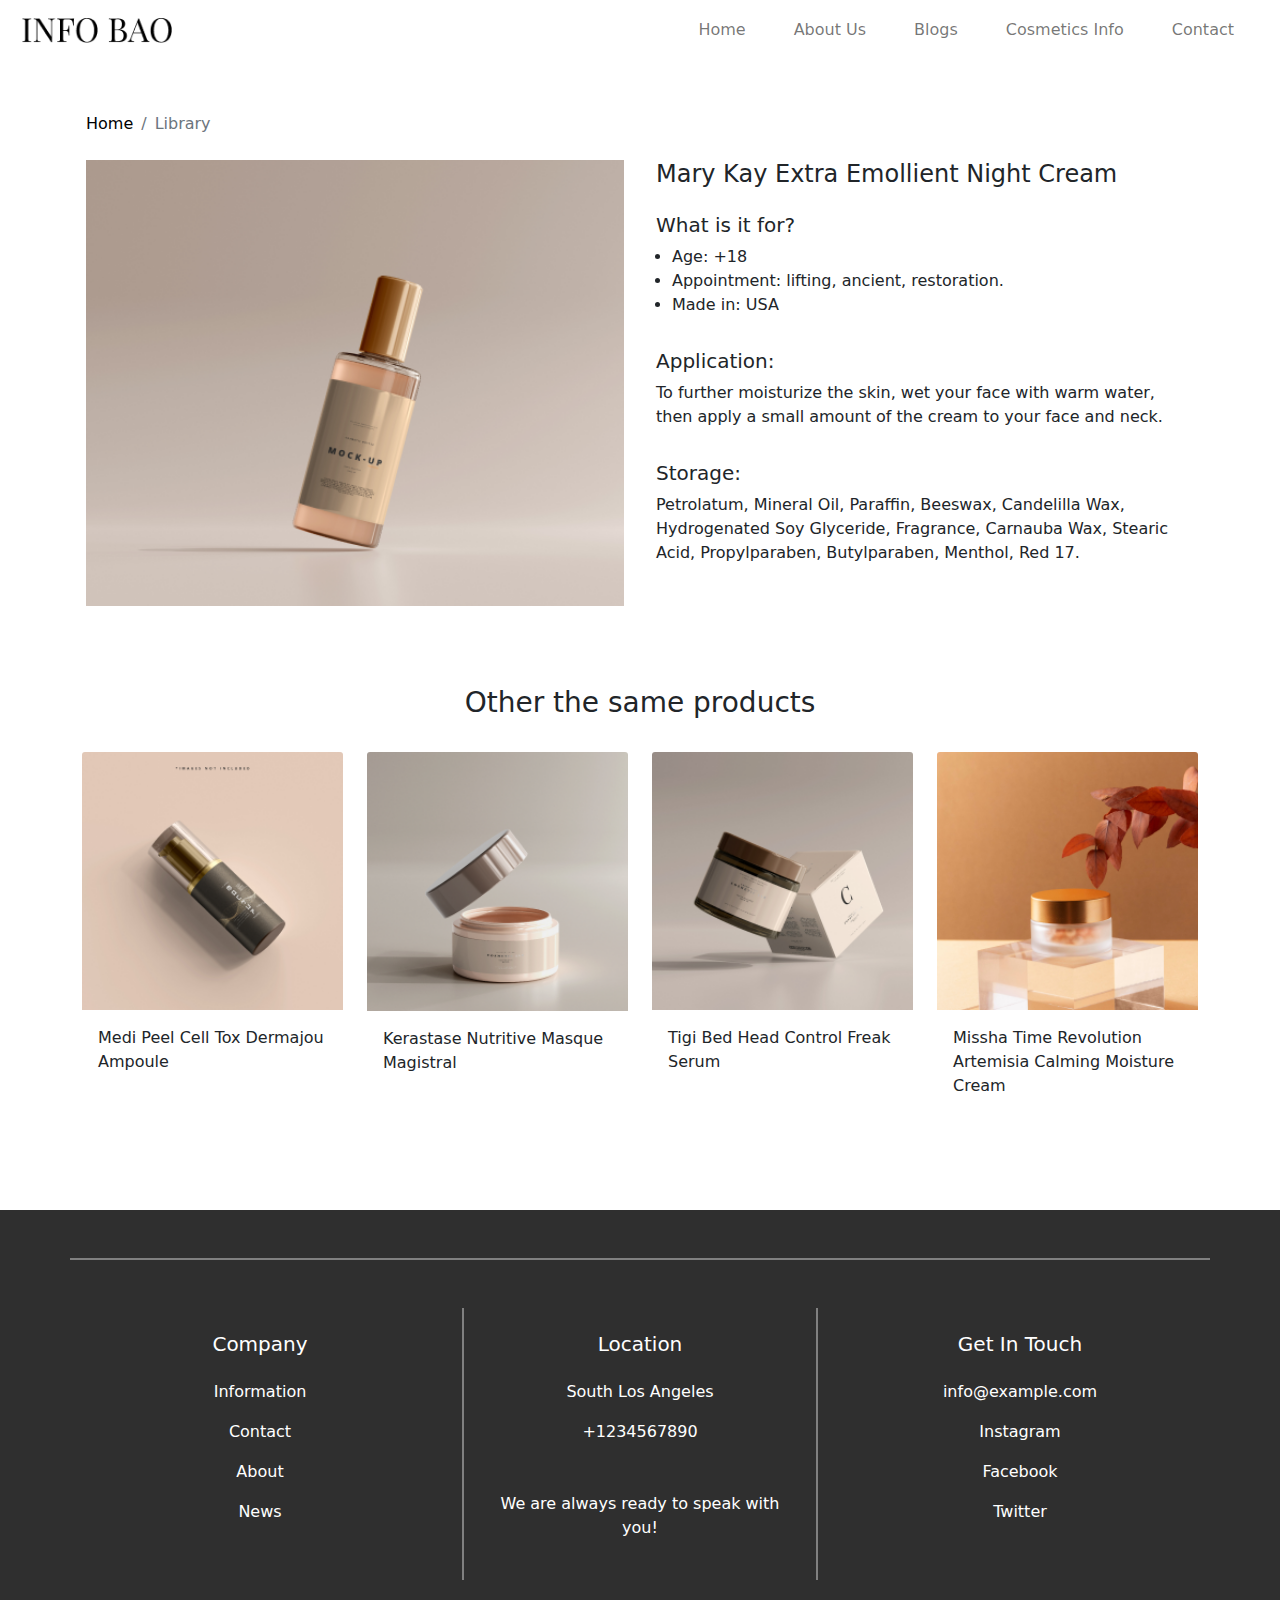
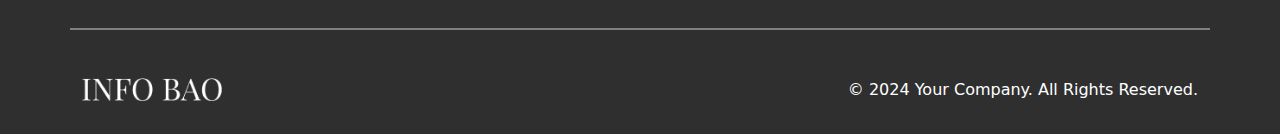
<file: product-page.html>
<!DOCTYPE html>
<html lang="en">

<head>
    <meta charset="UTF-8">
    <meta name="viewport" content="width=device-width, initial-scale=1.0">
    <title>Product Page</title>
    <link rel="stylesheet" href="./assets/plugins/bootstrap/css/bootstrap.css">
    <link rel="stylesheet" href="./assets/css/reset.css">
    <link rel="stylesheet" href="./assets/css/master.css">
    <link rel="stylesheet" href="./assets/css/header.css">
    <link rel="stylesheet" href="./assets/css/footer.css">
</head>

<body>
    <!-- Start of the main container that handles layout -->
    <div class="d-flex flex-column justify-content-between h-100">
        <!-- Start Header -->
        <header class="header mb-5">
            <nav class="navbar navbar-expand-lg navbar-light">
                <div class="container-fluid">
                    <!-- Start Navbar Logo -->
                    <a class="navbar-logo" href="./index.html">
                        <img class="img-fluid" src="./public/images/logo/INFO-BAO-black.png" alt="logo">
                    </a>
                    <!-- End Navbar Logo -->

                    <!-- Start Navbar Toggler Button (Mobile View) -->
                    <button class="navbar-toggler" type="button" data-bs-toggle="offcanvas" data-bs-target="#offcanvasNavbar" aria-controls="offcanvasNavbar" aria-expanded="false" aria-label="Toggle navigation">
                        <span class="navbar-toggler-icon"></span>
                    </button>
                    <!-- End Navbar Toggler Button (Mobile View) -->

                    <!-- Start Navbar Links (Desktop View) -->
                    <div class="collapse navbar-collapse justify-content-end" id="navbarNav">
                        <ul class="navbar-nav">
                            <li class="nav-item px-3"><a class="nav-link" href="./index.html">Home</a></li>
                            <li class="nav-item px-3"><a class="nav-link" href="./about-us-page.html">About Us</a></li>
                            <li class="nav-item px-3"><a class="nav-link" href="./blog-page-1.html">Blogs</a></li>
                            <li class="nav-item px-3"><a class="nav-link" href="./cosmetics-page.html">Cosmetics Info</a></li>
                            <li class="nav-item px-3"><a class="nav-link" href="./contact-page.html">Contact</a></li>
                        </ul>
                    </div>
                    <!-- End Navbar Links (Desktop View) -->

                    <!-- Start Offcanvas for Mobile View -->
                    <div class="offcanvas offcanvas-start" tabindex="-1" id="offcanvasNavbar" aria-labelledby="offcanvasNavbarLabel">
                        <div class="offcanvas-header">
                            <!-- Start Offcanvas Logo -->
                            <div class="navbar-logo">
                                <img class="img-fluid" src="./public/images/logo/INFO-BAO-black.png" alt="logo">
                            </div>
                            <!-- End Offcanvas Logo -->
                            <button type="button" class="btn-close" data-bs-dismiss="offcanvas" aria-label="Close"></button>
                        </div>
                        <div class="offcanvas-body">
                            <ul class="navbar-nav">
                                <li class="nav-item mb-2"><a class="nav-link" href="./index.html">Home</a></li>
                                <li class="nav-item mb-2"><a class="nav-link" href="./about-us-page.html">About Us</a></li>
                                <li class="nav-item mb-2"><a class="nav-link" href="./blog-page-1.html">Blogs</a></li>
                                <li class="nav-item mb-2"><a class="nav-link" href="./cosmetics-page.html">Cosmetics Info</a></li>
                                <li class="nav-item mb-2"><a class="nav-link" href="./contact-page.html">Contact</a></li>
                            </ul>
                        </div>
                    </div>
                    <!-- End Offcanvas for Mobile View -->
                </div>
            </nav>
        </header>
        <!-- End Header -->

        <!-- Start Main Content -->
        <main class="container">
            <!-- Start Product Introduction Section -->
            <section class="product-introduction">
                <!-- Start Breadcrumb Navigation -->
                <div aria-label="breadcrumb">
                    <ol class="breadcrumb px-3 p-md-1">
                        <li class="breadcrumb-item text-secondary"><a href="#">Home</a></li>
                        <li class="breadcrumb-item text-secondary">Library</li>
                    </ol>
                </div>
                <!-- End Breadcrumb Navigation -->

                <!-- Start Product Details Row -->
                <div class="row justify-content-center">
                    <!-- Start Product Image Column -->
                    <div class="col-12 col-lg-6">
                        <div class="product-image px-3 p-md-1 mb-5 mb-lg-1">
                            <img class="img-fluid" src="./public/images/product-page/2 22.png" alt="Product Image">
                        </div>
                    </div>
                    <!-- End Product Image Column -->

                    <!-- Start Product Info Column -->
                    <div class="col-12 col-lg-6">
                        <div class="product-info px-3 p-md-1">
                            <!-- Start Product Title -->
                            <div class="info-title">
                                <h4>Mary Kay Extra Emollient Night Cream</h4>
                            </div>
                            <!-- End Product Title -->

                            <!-- Start Product Information -->
                            <div class="info py-3">
                                <h5>What is it for?</h5>
                                <ul class="info-list px-3">
                                    <li class="list-item">Age: +18</li>
                                    <li class="list-item">Appointment: lifting, ancient, restoration. </li>
                                    <li class="list-item">Made in: USA </li>
                                </ul>
                            </div>
                            <!-- End Product Information -->

                            <!-- Start Product Application -->
                            <div class="info-application pb-3">
                                <h5>Application:</h5>
                                <p>To further moisturize the skin, wet your face with warm water, then apply a small amount of the cream to your face and neck.</p>
                            </div>
                            <!-- End Product Application -->

                            <!-- Start Product Storage -->
                            <div class="info-storage pb-3">
                                <h5>Storage:</h5>
                                <p>Petrolatum, Mineral Oil, Paraffin, Beeswax, Candelilla Wax, Hydrogenated Soy Glyceride, Fragrance, Carnauba Wax, Stearic Acid, Propylparaben, Butylparaben, Menthol, Red 17.</p>
                            </div>
                            <!-- End Product Storage -->
                        </div>
                    </div>
                    <!-- End Product Info Column -->
                </div>
                <!-- End Product Details Row -->
            </section>
            <!-- End Product Introduction Section -->

            <!-- Start Products Page Section -->
            <section class="products-page py-5">
                <!-- Start Products Page Title -->
                <div class="products-page-title text-center py-4">
                    <h3>Other the same products</h3>
                </div>
                <!-- End Products Page Title -->

                <!-- Start Products Group Row -->
                <div class="row products-group justify-content-around">
                    <!-- Start Product Card -->
                    <div class="col-12 col-md-6 col-lg-3">
                        <div class="card border-0 mb-4 mb-md-0">
                            <img src="./public/images/product-page/7 1.png" class="card-img-top" alt="Medi Peel Cell Tox Dermajou Ampoule">
                            <div class="card-body">
                                <p class="card-text">Medi Peel Cell Tox Dermajou Ampoule</p>
                            </div>
                        </div>
                    </div>
                    <!-- End Product Card -->

                    <!-- Start Product Card -->
                    <div class="col-12 col-md-6 col-lg-3">
                        <div class="card border-0 mb-4 mb-md-0">
                            <img src="./public/images/product-page/8 1.png" class="card-img-top" alt="Kerastase Nutritive Masque Magistral">
                            <div class="card-body">
                                <p class="card-text">Kerastase Nutritive Masque Magistral</p>
                            </div>
                        </div>
                    </div>
                    <!-- End Product Card -->

                    <!-- Start Product Card -->
                    <div class="col-12 col-md-6 col-lg-3">
                        <div class="card border-0 mb-4 mb-md-0">
                            <img src="./public/images/product-page/4 1.png" class="card-img-top" alt="Tigi Bed Head Control Freak Serum">
                            <div class="card-body">
                                <p class="card-text">Tigi Bed Head Control Freak Serum</p>
                            </div>
                        </div>
                    </div>
                    <!-- End Product Card -->

                    <!-- Start Product Card -->
                    <div class="col-12 col-md-6 col-lg-3">
                        <div class="card border-0 mb-4 mb-md-0">
                            <img src="./public/images/product-page/arrangement-with-make-up-container 1.png" class="card-img-top" alt="Missha Time Revolution Artemisia Calming Moisture Cream">
                            <div class="card-body">
                                <p class="card-text">Missha Time Revolution Artemisia Calming Moisture Cream</p>
                            </div>
                        </div>
                    </div>
                    <!-- End Product Card -->
                </div>
                <!-- End Products Group Row -->
            </section>
            <!-- End Products Page Section -->
        </main>
        <!-- End Main Content -->

        <!-- Start Footer -->
        <footer class="footer d-flex align-items-center pb-3 pt-5 mt-5">
            <div class="container">
                <!-- Start Footer Row -->
                <div class="row footer-row text-center mb-5 py-5">
                    <!-- Start Footer Section: Company -->
                    <div class="col-md-4">
                        <div class="footer-section link p-4 d-none d-md-block">
                            <h5 class="section-title mb-4">Company</h5>
                            <ul class="footer-link list-unstyled">
                                <li class="link-item mb-3"><a href="#">Information</a></li>
                                <li class="link-item mb-3"><a href="#">Contact</a></li>
                                <li class="link-item mb-3"><a href="#">About</a></li>
                                <li class="link-item mb-3"><a href="#">News</a></li>
                            </ul>
                        </div>
                    </div>
                    <!-- End Footer Section: Company -->

                    <!-- Start Footer Section: Location -->
                    <div class="col-md-4">
                        <div class="footer-section location p-4 d-none d-md-block">
                            <h5 class="section-title mb-4">Location</h5>
                            <ul class="contact-info list-unstyled">
                                <li class="info-item mb-3"><a href="#">South Los Angeles</a></li>
                                <li class="info-item mb-5"><a href="#">+1234567890</a></li>
                            </ul>
                            <p>We are always ready to speak with you!</p>
                        </div>
                    </div>
                    <!-- End Footer Section: Location -->

                    <!-- Start Footer Section: Get In Touch -->
                    <div class="col-md-4">
                        <div class="footer-section social p-0 p-md-4">
                            <h5 class="section-title mb-4">Get In Touch</h5>
                            <ul class="footer-social list-unstyled">
                                <li class="social-item mb-3"><a href="mailto:info@example.com">info@example.com</a></li>
                                <li class="social-item mb-3"><a href="#">Instagram</a></li>
                                <li class="social-item mb-3"><a href="#">Facebook</a></li>
                                <li class="social-item mb-3"><a href="#">Twitter</a></li>
                            </ul>
                        </div>
                    </div>
                    <!-- End Footer Section: Get In Touch -->
                </div>
                <!-- End Footer Row -->

                <!-- Start Footer Bottom -->
                <div class="row footer-bottom d-flex justify-content-between">
                    <div class="col-12 col-md-6">
                        <div class="footer-logo d-none d-md-block">
                            <a href="./index.html">
                                <img class="img-fluid" src="./public/images/logo/INFO BAO.png" alt="Logo">
                            </a>
                        </div>
                    </div>
                    <div class="col-12 col-md-6">
                        <div class="text-center text-md-end">
                            <p>&copy; 2024 Your Company. All Rights Reserved.</p>
                        </div>
                    </div>
                </div>
                <!-- End Footer Bottom -->
            </div>
        </footer>
        <!-- End Footer -->
    </div>
    <!-- End of the main container -->

    <!-- Start Bootstrap JavaScript Bundle -->
    <script src="./assets/plugins/bootstrap/js/bootstrap.bundle.js"></script>
    <!-- End Bootstrap JavaScript Bundle -->
</body>


</html>
</file>
<file: assets/css/master.css>
@font-face {
  font-family: "poppins";
  src: url("../../public/fonts/Poppins/Poppins-Light.ttf");
  font-weight: 300;
}
@font-face {
  font-family: "poppins";
  src: url("../../public/fonts/Poppins/Poppins-Medium.ttf");
  font-weight: 500;
}
@font-face {
  font-family: "poppins";
  src: url("../../public/fonts/Poppins/Poppins-SemiBold.ttf");
  font-weight: 600;
}
:root {
  font-family: "poppins";
  font-weight: 300;
}
</file>
<file: assets/css/header.css>
/********** Start Header **********/
.navbar-nav .nav-item {
    border-radius: 20px;
  }
  .navbar-nav .nav-item:hover {
    background-color: rgb(222, 219, 219);
    transition: 0.3s;
    color: white;
  }
  .navbar {
    padding: 10px;
  }
  .navbar-logo img {
    width: 150px;
    max-width: 100%;
    height: auto;
  }
  .navbar-toggler-icon {
    width: 1.5em;
    height: 1.5em;
  }
  .offcanvas .navbar-logo {
    width: 120px;
  }
  
  .offcanvas .nav-link {
    font-size: 1.1em;
  }
  /*** Start Responsive Header ***/
  @media (max-width: 768px) {
    .navbar-logo img {
      width: 100px;
    }
    .navbar-toggler-icon {
      width: 1em;
      height: 1em;
    }
    .offcanvas .navbar-logo {
      width: 100px;
    }
    .offcanvas .nav-link {
      font-size: 1em;
    }
  }
  /*** End Responsive Header ***/
  /********** End Header **********/
</file>
<file: assets/css/main-page.css>
/********** Start Main **********/
.main {
  border-top: 1px solid #727070;
  border-bottom: 1px solid #727070;
}
/********** End Main **********/

/* Start General Styling */
.border-grey {
  border-color: hsla(0, 2%, 51%, 1) !important;
}

.header {
  background-image: url("../../public/images/main-page/Home.png");
  background-repeat: no-repeat;
  background-size: cover;
  height: 100vh;
}

.header .navbar-nav .nav-item a {
  color: white;
}
/* End General Styling */

/* Start Main Info Section Styling */
.main-info .main-info-header .nav-link {
  position: relative;
}

.main-info .main-info-header .nav-link::before {
  content: "";
  position: absolute;
  background-color: black;
  height: 2px;
  bottom: 0;
  left: 0;
  width: 0;
  transition: width 0.4s;
}

.main-info .main-info-header .nav-link:hover::before {
  width: 100%;
}

.main-info-cards .card {
  overflow: hidden;
}

.main-info-cards .card img {
  transition: transform 0.4s;
}

.main-info-cards .card img:hover {
  transform: scale(1.05);
}
/* End Main Info Section Styling */

/* Start Main Blog Section Styling */
.main-blog .card {
  transition: transform 0.4s;
}

.card {
  transition: transform 0.4s;
  cursor: pointer;
}

.main-blog .card:hover {
  transform: scale(1.04);
}

.main-blog .card img {
  filter: brightness(0.7);
}
/* End Main Blog Section Styling */

/* Start Responsive Styling */
@media (max-width: 1200px) {
  .main-about .about-info .info-desc {
    display: -webkit-box;
    -webkit-line-clamp: 8;
    -webkit-box-orient: vertical;
    overflow: hidden;
  }
}

@media (max-width: 768px) {
  .main-about .about-info .info-desc {
    display: -webkit-box;
    -webkit-line-clamp: 4;
    -webkit-box-orient: vertical;
    overflow: hidden;
  }
}
/* End Responsive Styling */
</file>
<file: assets/css/footer.css>
/********** Start Footer **********/
.footer {
    background: #2f2f2f;
    color: white;
  }
  .footer a {
    text-decoration: none;
    color: #ffffff;
  }
  .footer .footer-row {
    border-bottom: 2px solid gray;
    border-top: 2px solid gray;
  }
  .footer .footer-section.location {
    border-left: 2px solid gray;
    border-right: 2px solid gray;
  }
  .footer .footer-bottom .footer-logo {
    max-width: 140px;
  }
  /******* Start Responsive Footer *******/
  @media (max-width: 768px) {
    .footer .footer-section.location {
      border-left: none;
      border-right: none;
      border-top: 2px solid gray;
    }
    .footer .footer-section.link {
      border-bottom: 2px solid gray;
    }
  }
  /******* End Responsive Footer *******/
  /********** End Footer **********/
</file>
<file: assets/css/about-us-page.css>
/**** About Us Section ****/
  .about-us {
    display: flex;
    flex-direction: column;
    gap: 50px;
  }
  /*** Start Responsive About Us ***/
  @media (max-width: 768px) {
    .about-us {
      gap: 5vw;
    }
    .about-us .about-us-desc {
      display: -webkit-box;
      -webkit-line-clamp: 7;
      -webkit-box-orient: vertical;
      overflow: hidden;
    }
  }
  /*** End Responsive About Us ***/
</file>
<file: assets/css/blog-page-1.css>
/**** Blogs Section ****/
.blog-section {
  border-top: 1px solid #727070;
  border-bottom: 1px solid #727070;
}
</file>
<file: assets/css/blog-page-2.css>
/**** Blog Page Section ****/
 .blog-banner{
  margin: 2rem 0;
 }
  @media (max-width: 768px) {
    .blog-page .blog-info .info-desc p {
      display: -webkit-box;
      --webkit-line-clamp: 7;
      --webkit-box-orient: vertical;
      overflow: hidden;
    }
    .blog-group .blog-list .list-item .list-item-info .info-desc {
      display: -webkit-box;
      --webkit-line-clamp: 7;
      --webkit-box-orient: vertical;
      overflow: hidden;
    }
  }
</file>
<file: assets/css/cosmetics-page.css>
/**** Cosmetics Section ****/
  .products {
    border-bottom: 1px solid #727070;
  }
  .products-title {
    border-bottom: 1px solid #727070;
  }
</file>
